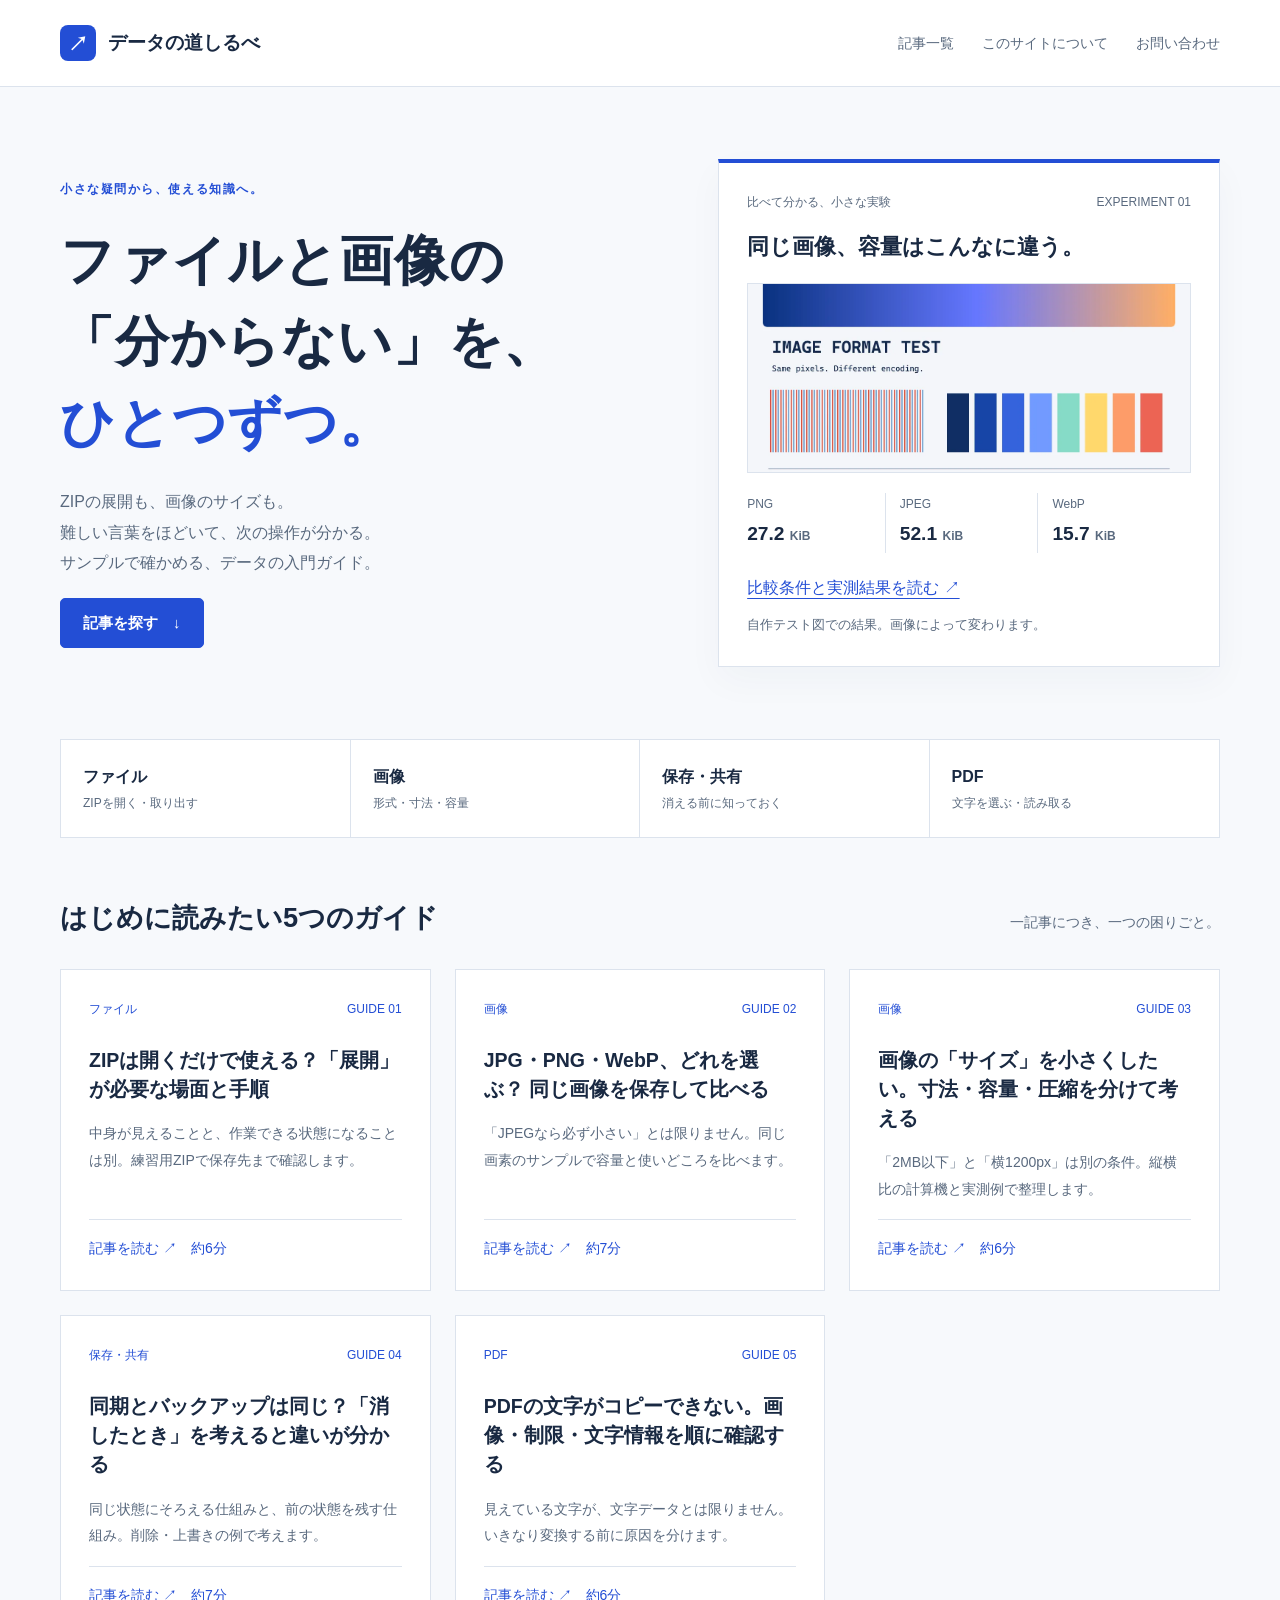
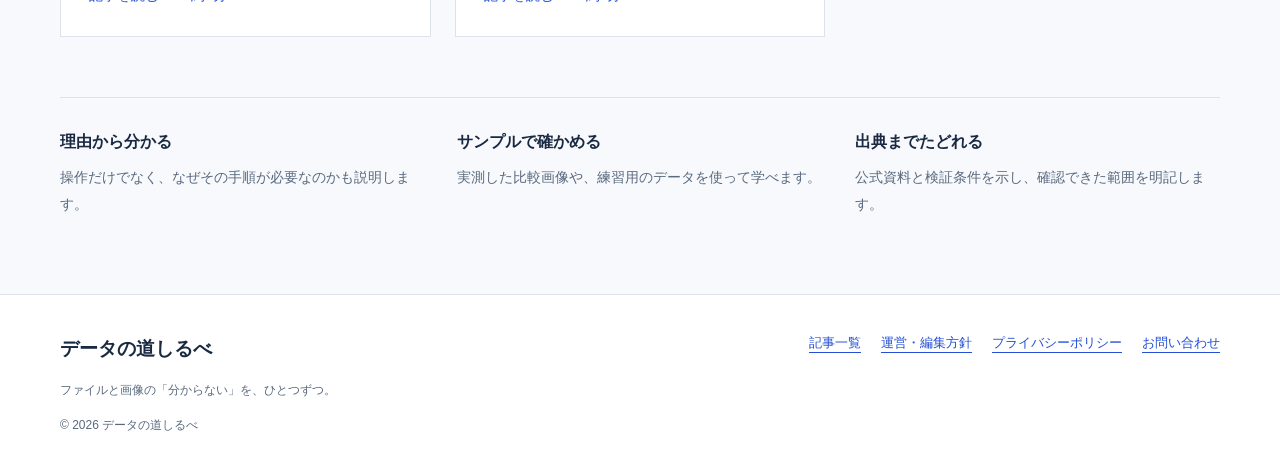
<file: index.html>
<!doctype html>
<html lang="ja">
<head>
  <meta name="google-adsense-account" content="ca-pub-4539047637854074">
  <meta charset="utf-8">
  <meta name="viewport" content="width=device-width, initial-scale=1">
  <title>ファイルと画像の「分からない」を、ひとつずつ。 | データの道しるべ</title>
  <meta name="description" content="ZIP、画像形式、容量、バックアップ、PDFを初心者向けに解説。自作サンプルと比較表を使って、次にすることが分かる入門ガイド。">
  <meta property="og:type" content="website">
  <meta property="og:locale" content="ja_JP">
  <meta property="og:site_name" content="データの道しるべ">
  <meta property="og:title" content="ファイルと画像の「分からない」を、ひとつずつ。">
  <meta property="og:description" content="ZIP、画像形式、容量、バックアップ、PDFを初心者向けに解説。自作サンプルと比較表を使って、次にすることが分かる入門ガイド。">
  <link rel="canonical" href="https://pcotasuke.github.io/DataMichiShirube/">
  <meta property="og:url" content="https://pcotasuke.github.io/DataMichiShirube/">
  <link rel="icon" href="./favicon.svg" type="image/svg+xml">
  <link rel="stylesheet" href="./style.css">
  <script src="./script.js" defer>
</script>
</head>
<body>
<a class="skip" href="#main">本文へスキップ</a>
<header class="site-header">
<div class="wrap header-inner">
<a class="brand" href="./index.html">
<span class="mark" aria-hidden="true">↗</span>データの道しるべ</a>
<nav aria-label="メインナビゲーション">
<a href="./articles.html">記事一覧</a>
<a href="./about.html">このサイトについて</a>
<a href="./contact.html">お問い合わせ</a>
</nav>
</div>
</header>
<main id="main">
<div class="wrap">
<section class="hero">
<div>
<p class="eyebrow">小さな疑問から、使える知識へ。</p>
<h1>ファイルと画像の<br>「分からない」を、<br>
<span>ひとつずつ。</span>
</h1>
<p class="intro">ZIPの展開も、画像のサイズも。<br>難しい言葉をほどいて、次の操作が分かる。<br>サンプルで確かめる、データの入門ガイド。</p>
<a class="button" href="./articles.html">記事を探す　↓</a>
</div>
<aside class="hero-lab" aria-label="画像形式の比較記事">
<div class="label">
<span>比べて分かる、小さな実験</span>
<span>EXPERIMENT 01</span>
</div>
<h2>同じ画像、容量はこんなに違う。</h2>
<img src="./samples/sample.webp" width="1200" height="800" alt="文字・細線・グラデーションを並べた自作テスト画像">
<div class="stat-strip">
<div>
<small>PNG</small>
<strong>27.2 <small style="display:inline">KiB</small>
</strong>
</div>
<div>
<small>JPEG</small>
<strong>52.1 <small style="display:inline">KiB</small>
</strong>
</div>
<div>
<small>WebP</small>
<strong>15.7 <small style="display:inline">KiB</small>
</strong>
</div>
</div>
<a href="./articles/image-formats.html">比較条件と実測結果を読む ↗</a>
<p class="small" style="margin:10px 0 0">自作テスト図での結果。画像によって変わります。</p>
</aside>
</section>
<nav class="topics" aria-label="テーマから探す">
<a href="./articles.html#files">ファイル<span>ZIPを開く・取り出す</span>
</a>
<a href="./articles.html#images">画像<span>形式・寸法・容量</span>
</a>
<a href="./articles.html#storage">保存・共有<span>消える前に知っておく</span>
</a>
<a href="./articles.html#pdf">PDF<span>文字を選ぶ・読み取る</span>
</a>
</nav>
<section class="section">
<div class="section-title">
<h2>はじめに読みたい5つのガイド</h2>
<p>一記事につき、一つの困りごと。</p>
</div>
<div class="articles">
<a class="card" href="./articles/zip-extract.html">
<div class="card-top">
<span>ファイル</span>
<span>GUIDE 01</span>
</div>
<h3>ZIPは開くだけで使える？「展開」が必要な場面と手順</h3>
<p>中身が見えることと、作業できる状態になることは別。練習用ZIPで保存先まで確認します。</p>
<span class="read">記事を読む <span aria-hidden="true">↗</span>　約6分</span>
</a>
<a class="card" href="./articles/image-formats.html">
<div class="card-top">
<span>画像</span>
<span>GUIDE 02</span>
</div>
<h3>JPG・PNG・WebP、どれを選ぶ？ 同じ画像を保存して比べる</h3>
<p>「JPEGなら必ず小さい」とは限りません。同じ画素のサンプルで容量と使いどころを比べます。</p>
<span class="read">記事を読む <span aria-hidden="true">↗</span>　約7分</span>
</a>
<a class="card" href="./articles/image-size.html">
<div class="card-top">
<span>画像</span>
<span>GUIDE 03</span>
</div>
<h3>画像の「サイズ」を小さくしたい。寸法・容量・圧縮を分けて考える</h3>
<p>「2MB以下」と「横1200px」は別の条件。縦横比の計算機と実測例で整理します。</p>
<span class="read">記事を読む <span aria-hidden="true">↗</span>　約6分</span>
</a>
<a class="card" href="./articles/sync-backup.html">
<div class="card-top">
<span>保存・共有</span>
<span>GUIDE 04</span>
</div>
<h3>同期とバックアップは同じ？「消したとき」を考えると違いが分かる</h3>
<p>同じ状態にそろえる仕組みと、前の状態を残す仕組み。削除・上書きの例で考えます。</p>
<span class="read">記事を読む <span aria-hidden="true">↗</span>　約7分</span>
</a>
<a class="card" href="./articles/pdf-text.html">
<div class="card-top">
<span>PDF</span>
<span>GUIDE 05</span>
</div>
<h3>PDFの文字がコピーできない。画像・制限・文字情報を順に確認する</h3>
<p>見えている文字が、文字データとは限りません。いきなり変換する前に原因を分けます。</p>
<span class="read">記事を読む <span aria-hidden="true">↗</span>　約6分</span>
</a>
</div>
<div class="value-strip">
<div>
<h3>理由から分かる</h3>
<p>操作だけでなく、なぜその手順が必要なのかも説明します。</p>
</div>
<div>
<h3>サンプルで確かめる</h3>
<p>実測した比較画像や、練習用のデータを使って学べます。</p>
</div>
<div>
<h3>出典までたどれる</h3>
<p>公式資料と検証条件を示し、確認できた範囲を明記します。</p>
</div>
</div>
</section>
</div>
</main>
<footer class="site-footer">
<div class="wrap footer-inner">
<div>
<a class="brand" href="./index.html">データの道しるべ</a>
<small>ファイルと画像の「分からない」を、ひとつずつ。</small>
<small>© 2026 データの道しるべ</small>
</div>
<nav aria-label="フッターナビゲーション">
<a href="./articles.html">記事一覧</a>
<a href="./about.html">運営・編集方針</a>
<a href="./privacy.html">プライバシーポリシー</a>
<a href="./contact.html">お問い合わせ</a>
</nav>
</div>
</footer>
</body>
</html>
</file>
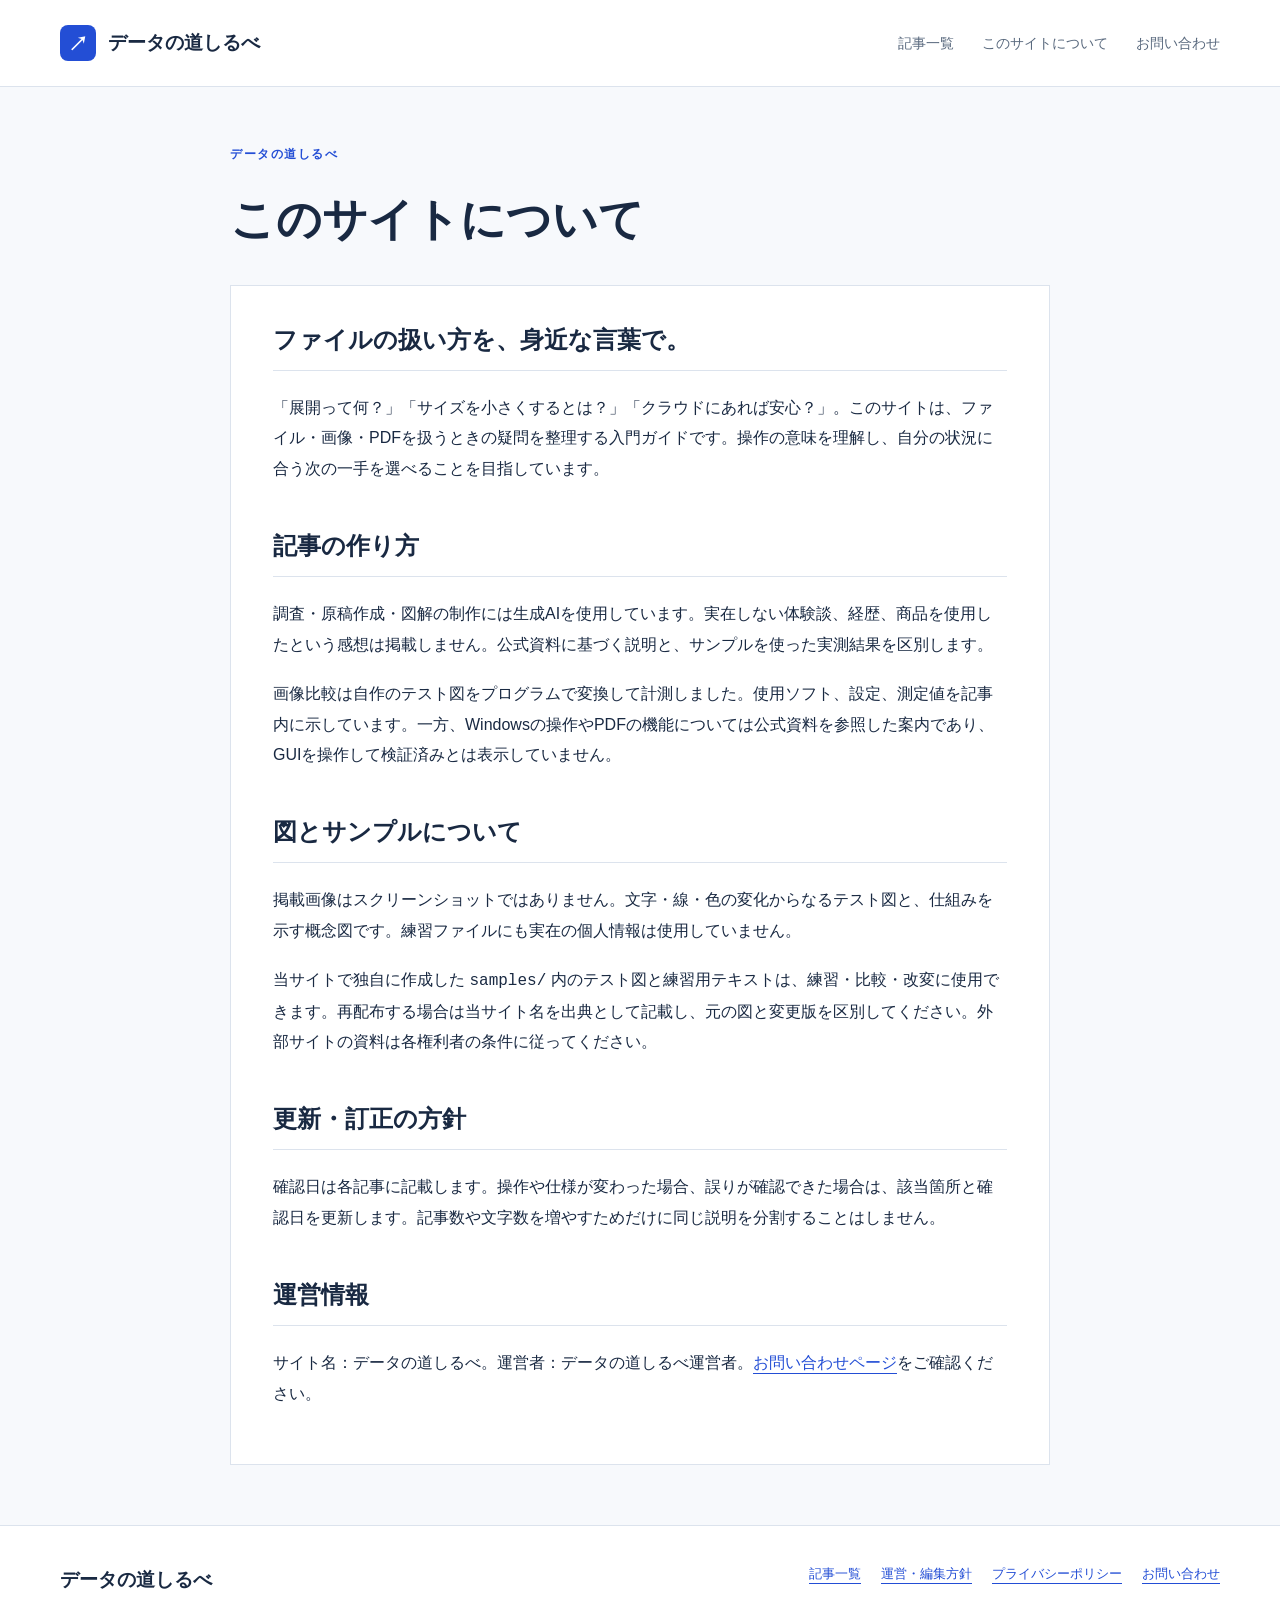
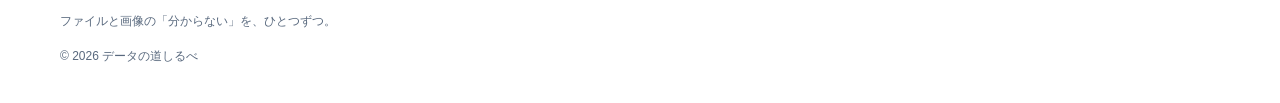
<file: about.html>
<!doctype html>
<html lang="ja">
<head>
  <meta name="google-adsense-account" content="ca-pub-4539047637854074">
  <meta charset="utf-8">
  <meta name="viewport" content="width=device-width, initial-scale=1">
  <title>このサイトについて | データの道しるべ</title>
  <meta name="description" content="データの道しるべの目的、記事の作り方、検証と出典の方針を説明します。">
  <meta property="og:type" content="website">
  <meta property="og:locale" content="ja_JP">
  <meta property="og:site_name" content="データの道しるべ">
  <meta property="og:title" content="このサイトについて">
  <meta property="og:description" content="データの道しるべの目的、記事の作り方、検証と出典の方針を説明します。">
  <link rel="canonical" href="https://pcotasuke.github.io/DataMichiShirube/about.html">
  <meta property="og:url" content="https://pcotasuke.github.io/DataMichiShirube/about.html">
  <link rel="icon" href="./favicon.svg" type="image/svg+xml">
  <link rel="stylesheet" href="./style.css">
  <script src="./script.js" defer>
</script>
</head>
<body>
<a class="skip" href="#main">本文へスキップ</a>
<header class="site-header">
<div class="wrap header-inner">
<a class="brand" href="./index.html">
<span class="mark" aria-hidden="true">↗</span>データの道しるべ</a>
<nav aria-label="メインナビゲーション">
<a href="./articles.html">記事一覧</a>
<a href="./about.html">このサイトについて</a>
<a href="./contact.html">お問い合わせ</a>
</nav>
</div>
</header>
<main id="main" class="wrap">
<div class="plain">
<header class="page-heading">
<p class="eyebrow">データの道しるべ</p>
<h1>このサイトについて</h1>
</header>
<article class="article">
<h2>ファイルの扱い方を、身近な言葉で。</h2>
<p>「展開って何？」「サイズを小さくするとは？」「クラウドにあれば安心？」。このサイトは、ファイル・画像・PDFを扱うときの疑問を整理する入門ガイドです。操作の意味を理解し、自分の状況に合う次の一手を選べることを目指しています。</p>
<h2>記事の作り方</h2>
<p>調査・原稿作成・図解の制作には生成AIを使用しています。実在しない体験談、経歴、商品を使用したという感想は掲載しません。公式資料に基づく説明と、サンプルを使った実測結果を区別します。</p>
<p>画像比較は自作のテスト図をプログラムで変換して計測しました。使用ソフト、設定、測定値を記事内に示しています。一方、Windowsの操作やPDFの機能については公式資料を参照した案内であり、GUIを操作して検証済みとは表示していません。</p>
<h2>図とサンプルについて</h2>
<p>掲載画像はスクリーンショットではありません。文字・線・色の変化からなるテスト図と、仕組みを示す概念図です。練習ファイルにも実在の個人情報は使用していません。</p>
<p>当サイトで独自に作成した <code>samples/</code> 内のテスト図と練習用テキストは、練習・比較・改変に使用できます。再配布する場合は当サイト名を出典として記載し、元の図と変更版を区別してください。外部サイトの資料は各権利者の条件に従ってください。</p>
<h2>更新・訂正の方針</h2>
<p>確認日は各記事に記載します。操作や仕様が変わった場合、誤りが確認できた場合は、該当箇所と確認日を更新します。記事数や文字数を増やすためだけに同じ説明を分割することはしません。</p>
<h2>運営情報</h2>
<p>サイト名：データの道しるべ。運営者：データの道しるべ運営者。<a href="./contact.html">お問い合わせページ</a>をご確認ください。</p>
</article>
</div>
</main>
<footer class="site-footer">
<div class="wrap footer-inner">
<div>
<a class="brand" href="./index.html">データの道しるべ</a>
<small>ファイルと画像の「分からない」を、ひとつずつ。</small>
<small>© 2026 データの道しるべ</small>
</div>
<nav aria-label="フッターナビゲーション">
<a href="./articles.html">記事一覧</a>
<a href="./about.html">運営・編集方針</a>
<a href="./privacy.html">プライバシーポリシー</a>
<a href="./contact.html">お問い合わせ</a>
</nav>
</div>
</footer>
</body>
</html>
</file>
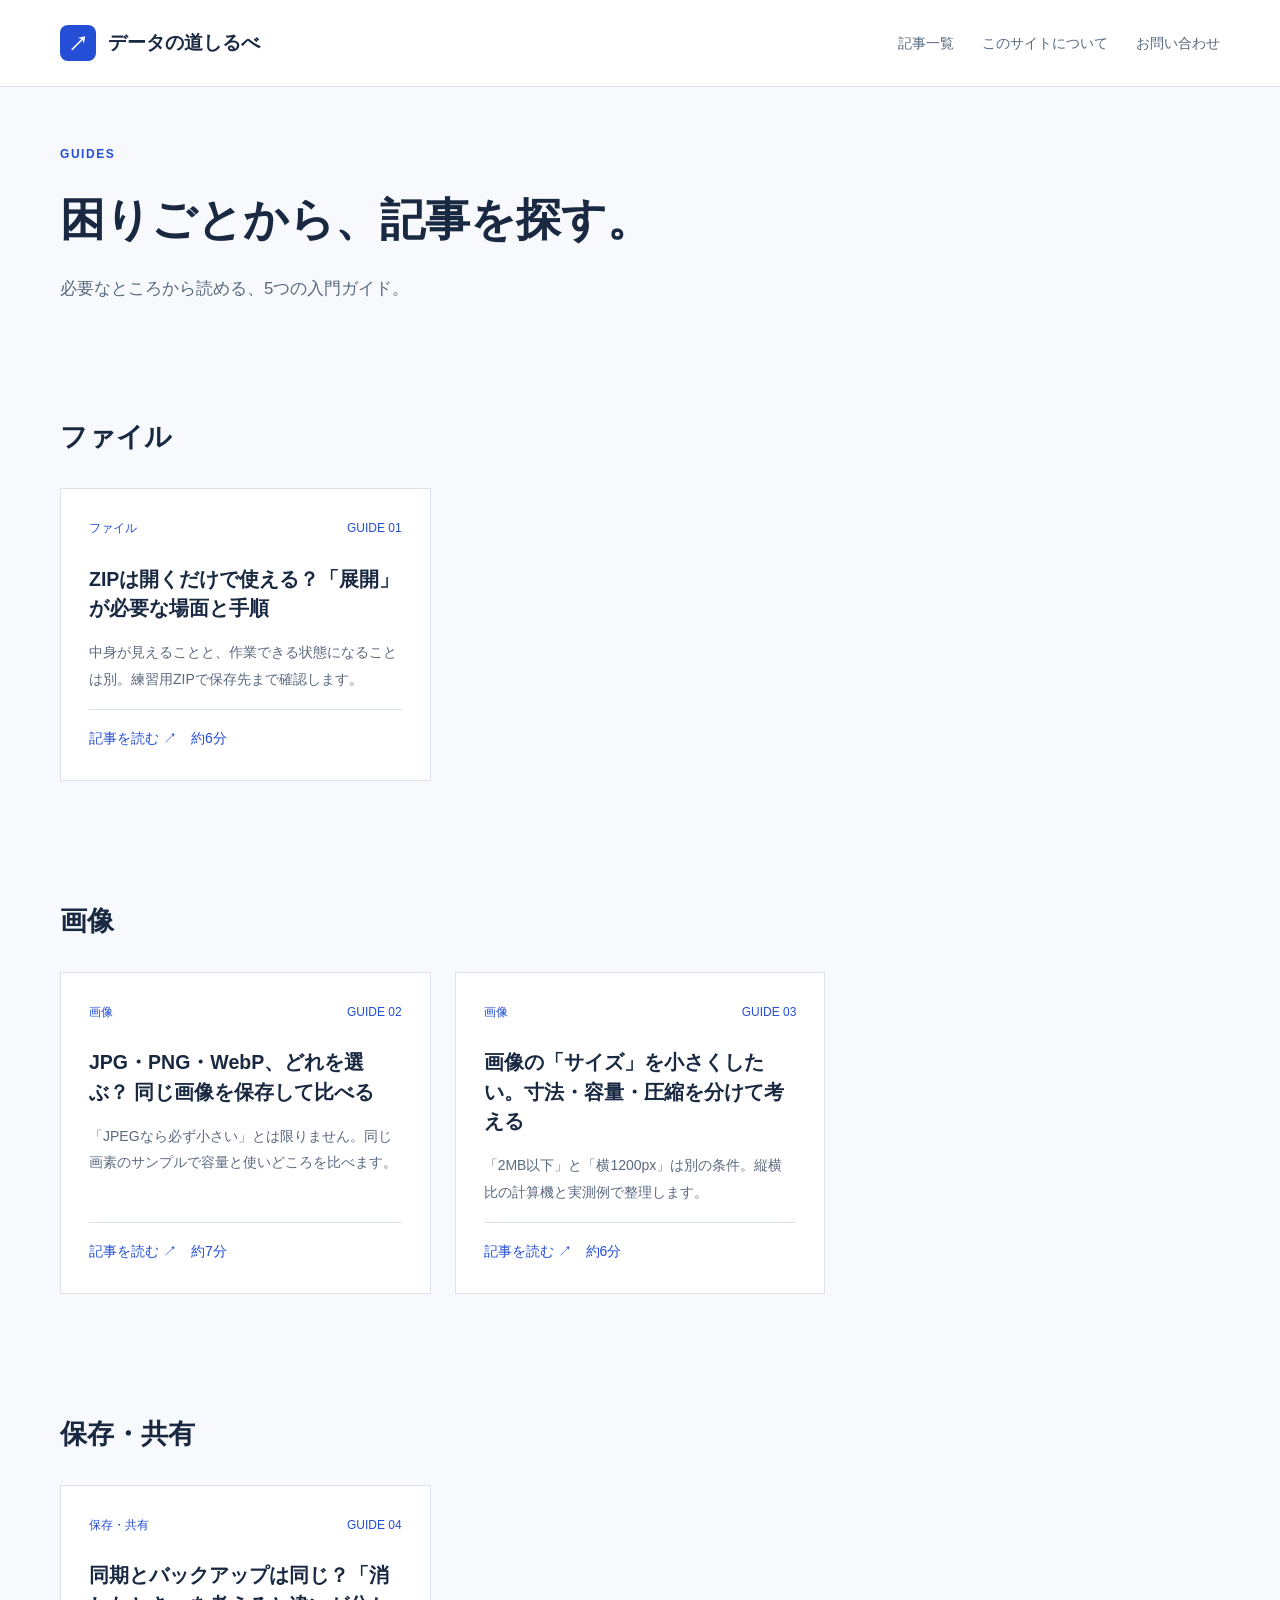
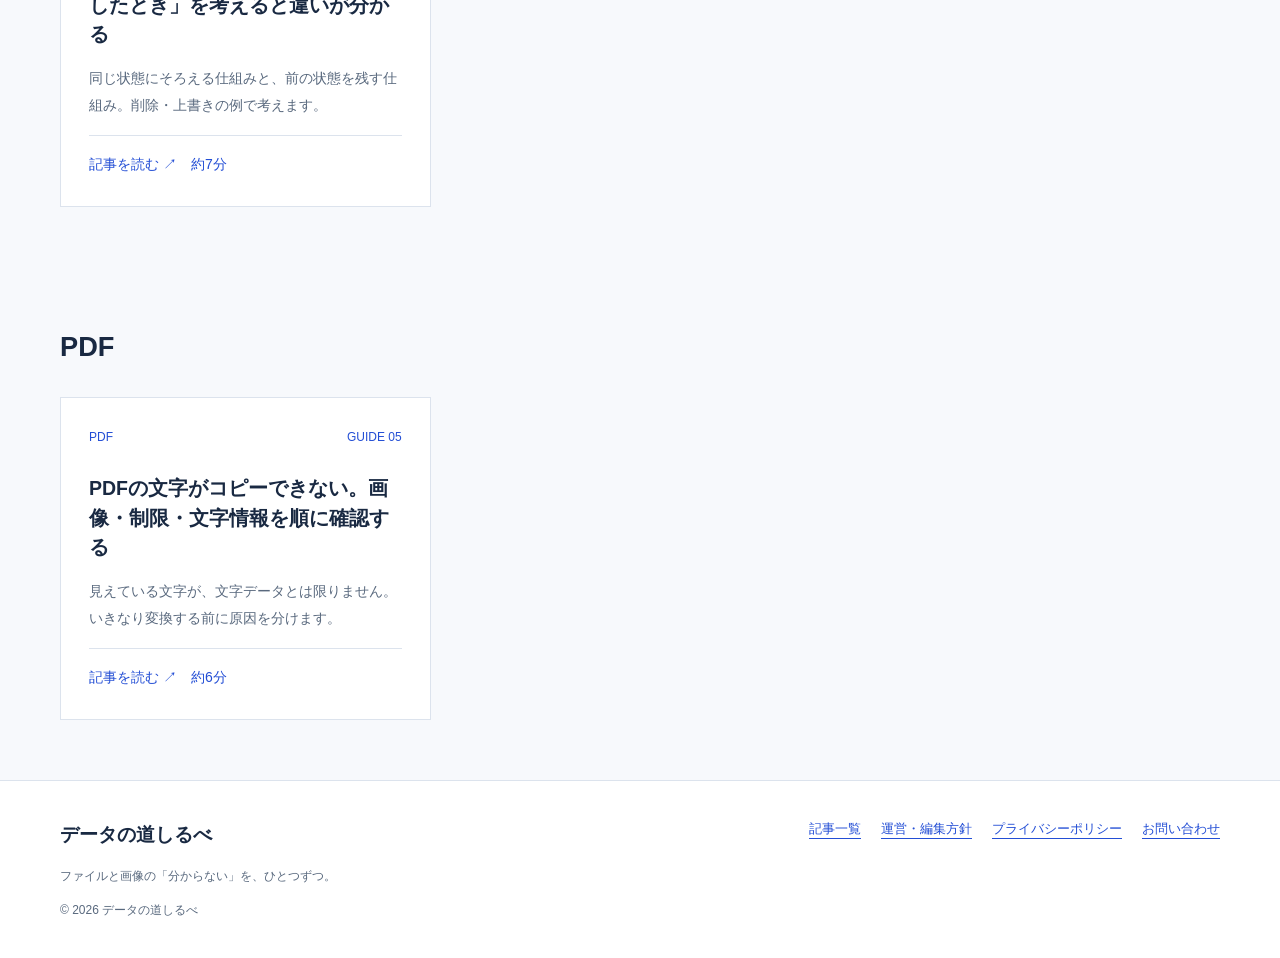
<file: articles.html>
<!doctype html>
<html lang="ja">
<head>
  <meta name="google-adsense-account" content="ca-pub-4539047637854074">
  <meta charset="utf-8">
  <meta name="viewport" content="width=device-width, initial-scale=1">
  <title>記事一覧 | データの道しるべ</title>
  <meta name="description" content="ファイル・画像・保存・PDFの困りごとから記事を探せます。">
  <meta property="og:type" content="website">
  <meta property="og:locale" content="ja_JP">
  <meta property="og:site_name" content="データの道しるべ">
  <meta property="og:title" content="記事一覧">
  <meta property="og:description" content="ファイル・画像・保存・PDFの困りごとから記事を探せます。">
  <link rel="canonical" href="https://pcotasuke.github.io/DataMichiShirube/articles.html">
  <meta property="og:url" content="https://pcotasuke.github.io/DataMichiShirube/articles.html">
  <link rel="icon" href="./favicon.svg" type="image/svg+xml">
  <link rel="stylesheet" href="./style.css">
  <script src="./script.js" defer>
</script>
</head>
<body>
<a class="skip" href="#main">本文へスキップ</a>
<header class="site-header">
<div class="wrap header-inner">
<a class="brand" href="./index.html">
<span class="mark" aria-hidden="true">↗</span>データの道しるべ</a>
<nav aria-label="メインナビゲーション">
<a href="./articles.html">記事一覧</a>
<a href="./about.html">このサイトについて</a>
<a href="./contact.html">お問い合わせ</a>
</nav>
</div>
</header>
<main id="main" class="wrap">
<div class="page-heading">
<p class="eyebrow">GUIDES</p>
<h1>困りごとから、記事を探す。</h1>
<p class="lead">必要なところから読める、5つの入門ガイド。</p>
</div>
<section class="section" id="files">
<div class="section-title">
<h2>ファイル</h2>
</div>
<div class="articles">
<a class="card" href="./articles/zip-extract.html">
<div class="card-top">
<span>ファイル</span>
<span>GUIDE 01</span>
</div>
<h3>ZIPは開くだけで使える？「展開」が必要な場面と手順</h3>
<p>中身が見えることと、作業できる状態になることは別。練習用ZIPで保存先まで確認します。</p>
<span class="read">記事を読む <span aria-hidden="true">↗</span>　約6分</span>
</a>
</div>
</section>
<section class="section" id="images">
<div class="section-title">
<h2>画像</h2>
</div>
<div class="articles">
<a class="card" href="./articles/image-formats.html">
<div class="card-top">
<span>画像</span>
<span>GUIDE 02</span>
</div>
<h3>JPG・PNG・WebP、どれを選ぶ？ 同じ画像を保存して比べる</h3>
<p>「JPEGなら必ず小さい」とは限りません。同じ画素のサンプルで容量と使いどころを比べます。</p>
<span class="read">記事を読む <span aria-hidden="true">↗</span>　約7分</span>
</a>
<a class="card" href="./articles/image-size.html">
<div class="card-top">
<span>画像</span>
<span>GUIDE 03</span>
</div>
<h3>画像の「サイズ」を小さくしたい。寸法・容量・圧縮を分けて考える</h3>
<p>「2MB以下」と「横1200px」は別の条件。縦横比の計算機と実測例で整理します。</p>
<span class="read">記事を読む <span aria-hidden="true">↗</span>　約6分</span>
</a>
</div>
</section>
<section class="section" id="storage">
<div class="section-title">
<h2>保存・共有</h2>
</div>
<div class="articles">
<a class="card" href="./articles/sync-backup.html">
<div class="card-top">
<span>保存・共有</span>
<span>GUIDE 04</span>
</div>
<h3>同期とバックアップは同じ？「消したとき」を考えると違いが分かる</h3>
<p>同じ状態にそろえる仕組みと、前の状態を残す仕組み。削除・上書きの例で考えます。</p>
<span class="read">記事を読む <span aria-hidden="true">↗</span>　約7分</span>
</a>
</div>
</section>
<section class="section" id="pdf">
<div class="section-title">
<h2>PDF</h2>
</div>
<div class="articles">
<a class="card" href="./articles/pdf-text.html">
<div class="card-top">
<span>PDF</span>
<span>GUIDE 05</span>
</div>
<h3>PDFの文字がコピーできない。画像・制限・文字情報を順に確認する</h3>
<p>見えている文字が、文字データとは限りません。いきなり変換する前に原因を分けます。</p>
<span class="read">記事を読む <span aria-hidden="true">↗</span>　約6分</span>
</a>
</div>
</section>
</main>
<footer class="site-footer">
<div class="wrap footer-inner">
<div>
<a class="brand" href="./index.html">データの道しるべ</a>
<small>ファイルと画像の「分からない」を、ひとつずつ。</small>
<small>© 2026 データの道しるべ</small>
</div>
<nav aria-label="フッターナビゲーション">
<a href="./articles.html">記事一覧</a>
<a href="./about.html">運営・編集方針</a>
<a href="./privacy.html">プライバシーポリシー</a>
<a href="./contact.html">お問い合わせ</a>
</nav>
</div>
</footer>
</body>
</html>
</file>
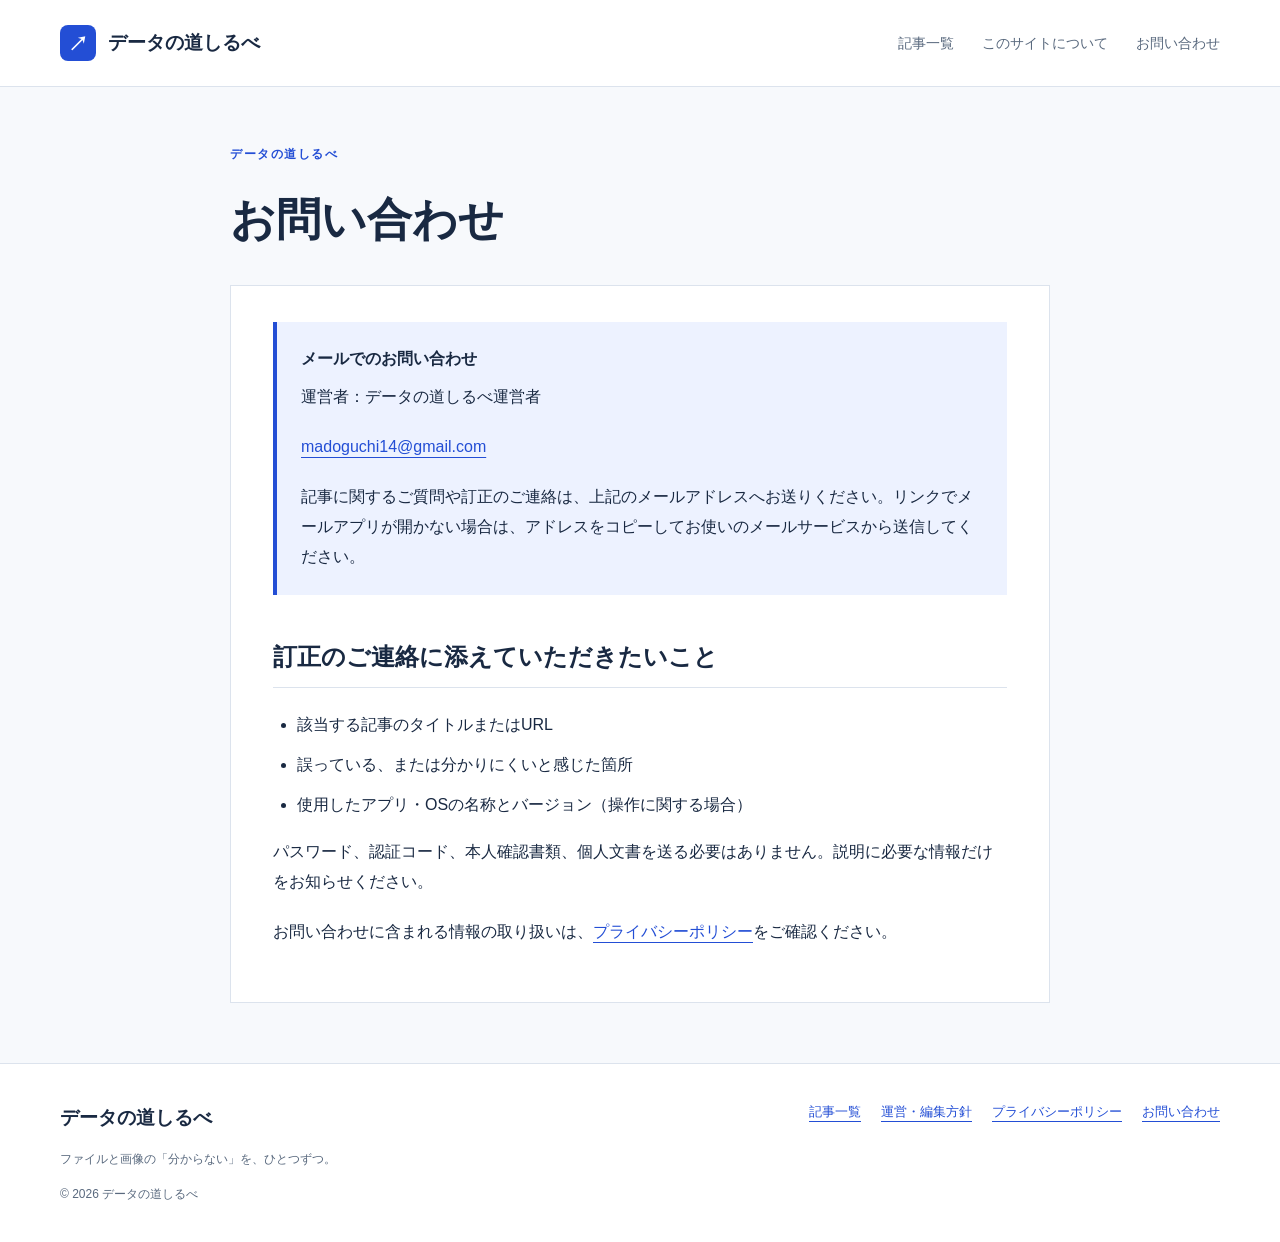
<file: contact.html>
<!doctype html>
<html lang="ja">
<head>
  <meta name="google-adsense-account" content="ca-pub-4539047637854074">
  <meta charset="utf-8">
  <meta name="viewport" content="width=device-width, initial-scale=1">
  <title>お問い合わせ | データの道しるべ</title>
  <meta name="description" content="記事の誤りや分かりにくい点についての連絡窓口です。運営者へのお問い合わせはメールで受け付けています。">
  <meta property="og:type" content="website">
  <meta property="og:locale" content="ja_JP">
  <meta property="og:site_name" content="データの道しるべ">
  <meta property="og:title" content="お問い合わせ">
  <meta property="og:description" content="記事の誤りや分かりにくい点についての連絡窓口です。運営者へのお問い合わせはメールで受け付けています。">
  <link rel="canonical" href="https://pcotasuke.github.io/DataMichiShirube/contact.html">
  <meta property="og:url" content="https://pcotasuke.github.io/DataMichiShirube/contact.html">
  <link rel="icon" href="./favicon.svg" type="image/svg+xml">
  <link rel="stylesheet" href="./style.css">
  <script src="./script.js" defer>
</script>
</head>
<body>
<a class="skip" href="#main">本文へスキップ</a>
<header class="site-header">
<div class="wrap header-inner">
<a class="brand" href="./index.html">
<span class="mark" aria-hidden="true">↗</span>データの道しるべ</a>
<nav aria-label="メインナビゲーション">
<a href="./articles.html">記事一覧</a>
<a href="./about.html">このサイトについて</a>
<a href="./contact.html">お問い合わせ</a>
</nav>
</div>
</header>
<main id="main" class="wrap">
<div class="plain">
<header class="page-heading">
<p class="eyebrow">データの道しるべ</p>
<h1>お問い合わせ</h1>
</header>
<article class="article">
<div class="answer">
<strong>メールでのお問い合わせ</strong>
<p>運営者：データの道しるべ運営者</p><p><a href="mailto:madoguchi14@gmail.com">madoguchi14@gmail.com</a></p><p>記事に関するご質問や訂正のご連絡は、上記のメールアドレスへお送りください。リンクでメールアプリが開かない場合は、アドレスをコピーしてお使いのメールサービスから送信してください。</p>
</div>
<h2>訂正のご連絡に添えていただきたいこと</h2>
<ul>
<li>該当する記事のタイトルまたはURL</li>
<li>誤っている、または分かりにくいと感じた箇所</li>
<li>使用したアプリ・OSの名称とバージョン（操作に関する場合）</li>
</ul>
<p>パスワード、認証コード、本人確認書類、個人文書を送る必要はありません。説明に必要な情報だけをお知らせください。</p>
<p>お問い合わせに含まれる情報の取り扱いは、<a href="./privacy.html">プライバシーポリシー</a>をご確認ください。</p>
</article>
</div>
</main>
<footer class="site-footer">
<div class="wrap footer-inner">
<div>
<a class="brand" href="./index.html">データの道しるべ</a>
<small>ファイルと画像の「分からない」を、ひとつずつ。</small>
<small>© 2026 データの道しるべ</small>
</div>
<nav aria-label="フッターナビゲーション">
<a href="./articles.html">記事一覧</a>
<a href="./about.html">運営・編集方針</a>
<a href="./privacy.html">プライバシーポリシー</a>
<a href="./contact.html">お問い合わせ</a>
</nav>
</div>
</footer>
</body>
</html>
</file>
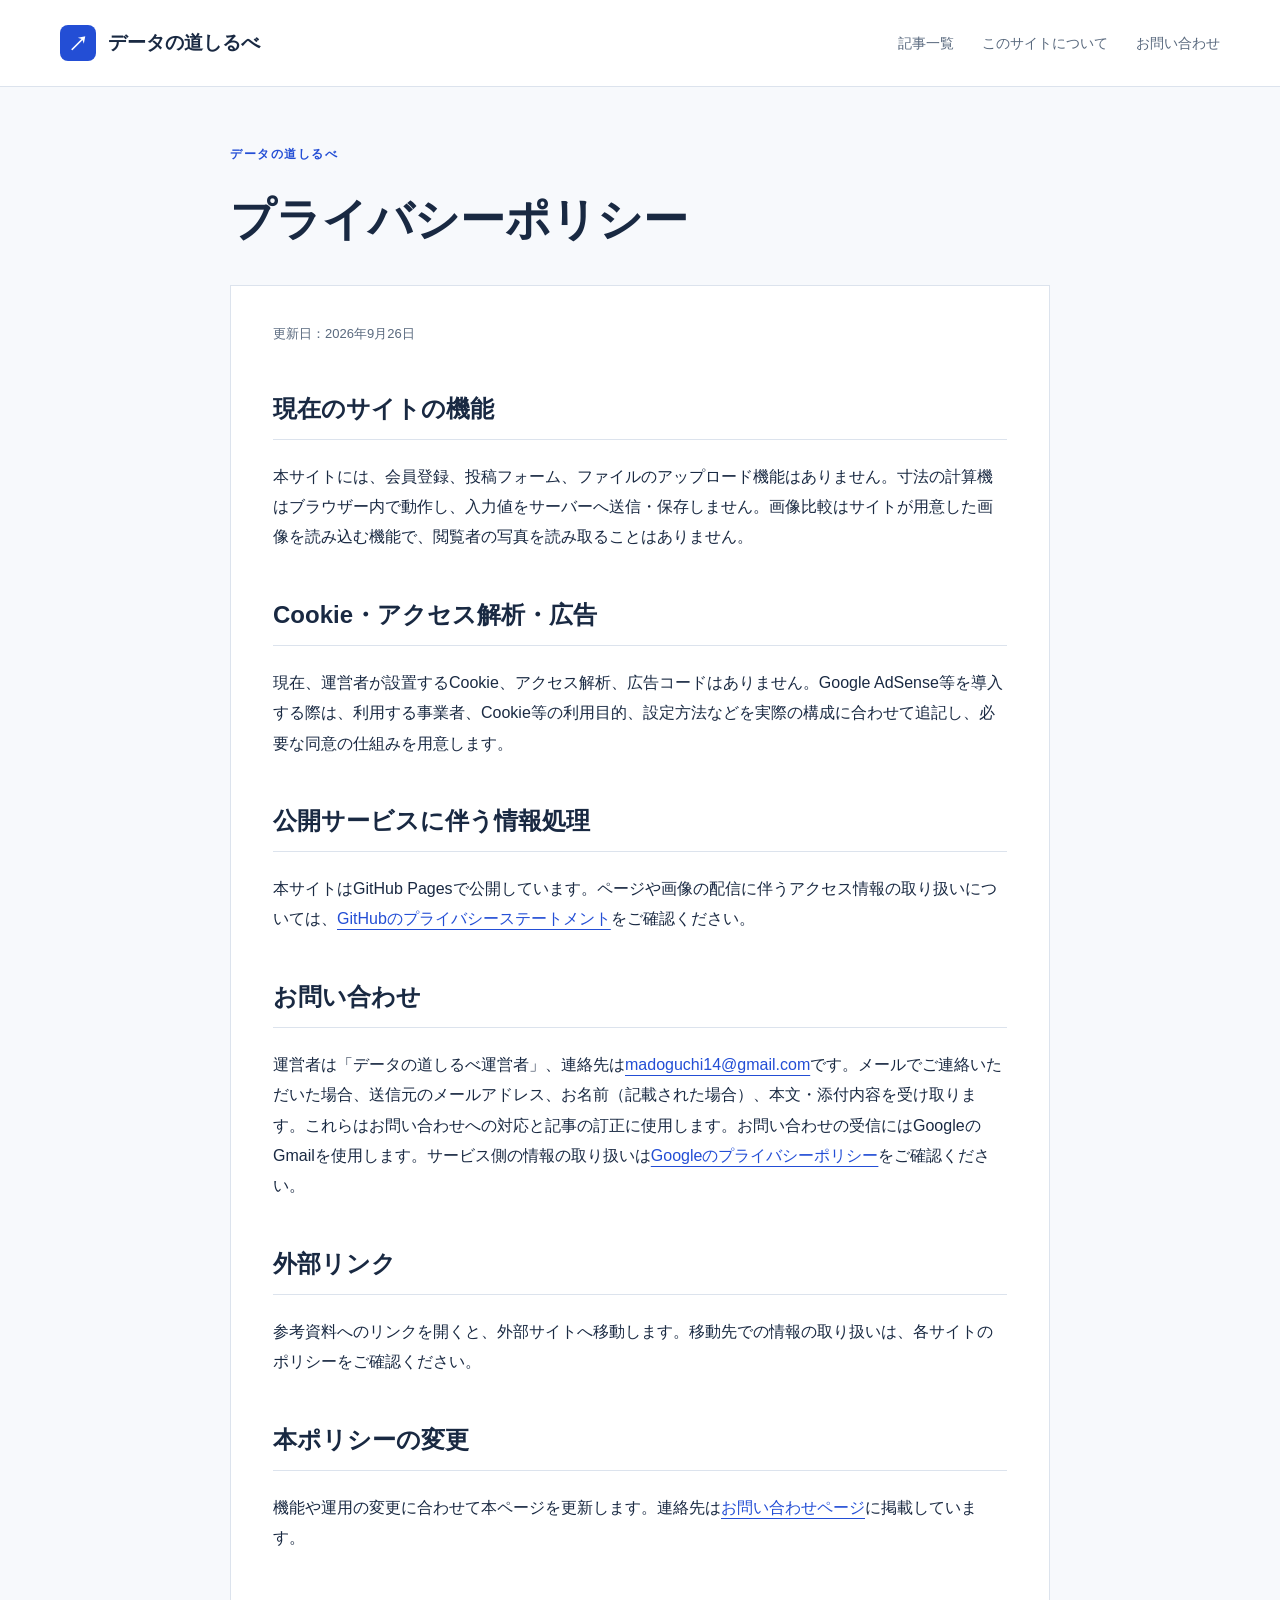
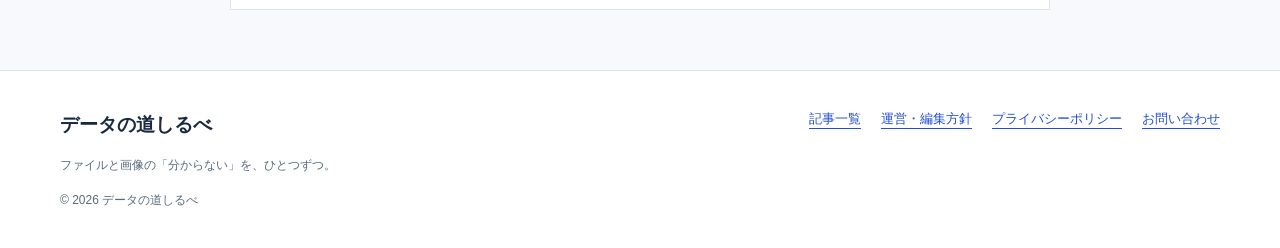
<file: privacy.html>
<!doctype html>
<html lang="ja">
<head>
  <meta name="google-adsense-account" content="ca-pub-4539047637854074">
  <meta charset="utf-8">
  <meta name="viewport" content="width=device-width, initial-scale=1">
  <title>プライバシーポリシー | データの道しるべ</title>
  <meta name="description" content="データの道しるべにおける通信、入力、広告、サンプルの取り扱いについて。">
  <meta property="og:type" content="website">
  <meta property="og:locale" content="ja_JP">
  <meta property="og:site_name" content="データの道しるべ">
  <meta property="og:title" content="プライバシーポリシー">
  <meta property="og:description" content="データの道しるべにおける通信、入力、広告、サンプルの取り扱いについて。">
  <link rel="canonical" href="https://pcotasuke.github.io/DataMichiShirube/privacy.html">
  <meta property="og:url" content="https://pcotasuke.github.io/DataMichiShirube/privacy.html">
  <link rel="icon" href="./favicon.svg" type="image/svg+xml">
  <link rel="stylesheet" href="./style.css">
  <script src="./script.js" defer>
</script>
</head>
<body>
<a class="skip" href="#main">本文へスキップ</a>
<header class="site-header">
<div class="wrap header-inner">
<a class="brand" href="./index.html">
<span class="mark" aria-hidden="true">↗</span>データの道しるべ</a>
<nav aria-label="メインナビゲーション">
<a href="./articles.html">記事一覧</a>
<a href="./about.html">このサイトについて</a>
<a href="./contact.html">お問い合わせ</a>
</nav>
</div>
</header>
<main id="main" class="wrap">
<div class="plain">
<header class="page-heading">
<p class="eyebrow">データの道しるべ</p>
<h1>プライバシーポリシー</h1>
</header>
<article class="article">
<p class="small">更新日：2026年9月26日</p>
<h2>現在のサイトの機能</h2>
<p>本サイトには、会員登録、投稿フォーム、ファイルのアップロード機能はありません。寸法の計算機はブラウザー内で動作し、入力値をサーバーへ送信・保存しません。画像比較はサイトが用意した画像を読み込む機能で、閲覧者の写真を読み取ることはありません。</p>
<h2>Cookie・アクセス解析・広告</h2>
<p>現在、運営者が設置するCookie、アクセス解析、広告コードはありません。Google AdSense等を導入する際は、利用する事業者、Cookie等の利用目的、設定方法などを実際の構成に合わせて追記し、必要な同意の仕組みを用意します。</p>
<h2>公開サービスに伴う情報処理</h2>
<p>本サイトはGitHub Pagesで公開しています。ページや画像の配信に伴うアクセス情報の取り扱いについては、<a href="https://docs.github.com/en/site-policy/privacy-policies/github-general-privacy-statement">GitHubのプライバシーステートメント</a>をご確認ください。</p>
<h2>お問い合わせ</h2>
<p>運営者は「データの道しるべ運営者」、連絡先は<a href="mailto:madoguchi14@gmail.com">madoguchi14@gmail.com</a>です。メールでご連絡いただいた場合、送信元のメールアドレス、お名前（記載された場合）、本文・添付内容を受け取ります。これらはお問い合わせへの対応と記事の訂正に使用します。お問い合わせの受信にはGoogleのGmailを使用します。サービス側の情報の取り扱いは<a href="https://policies.google.com/privacy?hl=ja">Googleのプライバシーポリシー</a>をご確認ください。</p>
<h2>外部リンク</h2>
<p>参考資料へのリンクを開くと、外部サイトへ移動します。移動先での情報の取り扱いは、各サイトのポリシーをご確認ください。</p>
<h2>本ポリシーの変更</h2>
<p>機能や運用の変更に合わせて本ページを更新します。連絡先は<a href="./contact.html">お問い合わせページ</a>に掲載しています。</p>
</article>
</div>
</main>
<footer class="site-footer">
<div class="wrap footer-inner">
<div>
<a class="brand" href="./index.html">データの道しるべ</a>
<small>ファイルと画像の「分からない」を、ひとつずつ。</small>
<small>© 2026 データの道しるべ</small>
</div>
<nav aria-label="フッターナビゲーション">
<a href="./articles.html">記事一覧</a>
<a href="./about.html">運営・編集方針</a>
<a href="./privacy.html">プライバシーポリシー</a>
<a href="./contact.html">お問い合わせ</a>
</nav>
</div>
</footer>
</body>
</html>
</file>
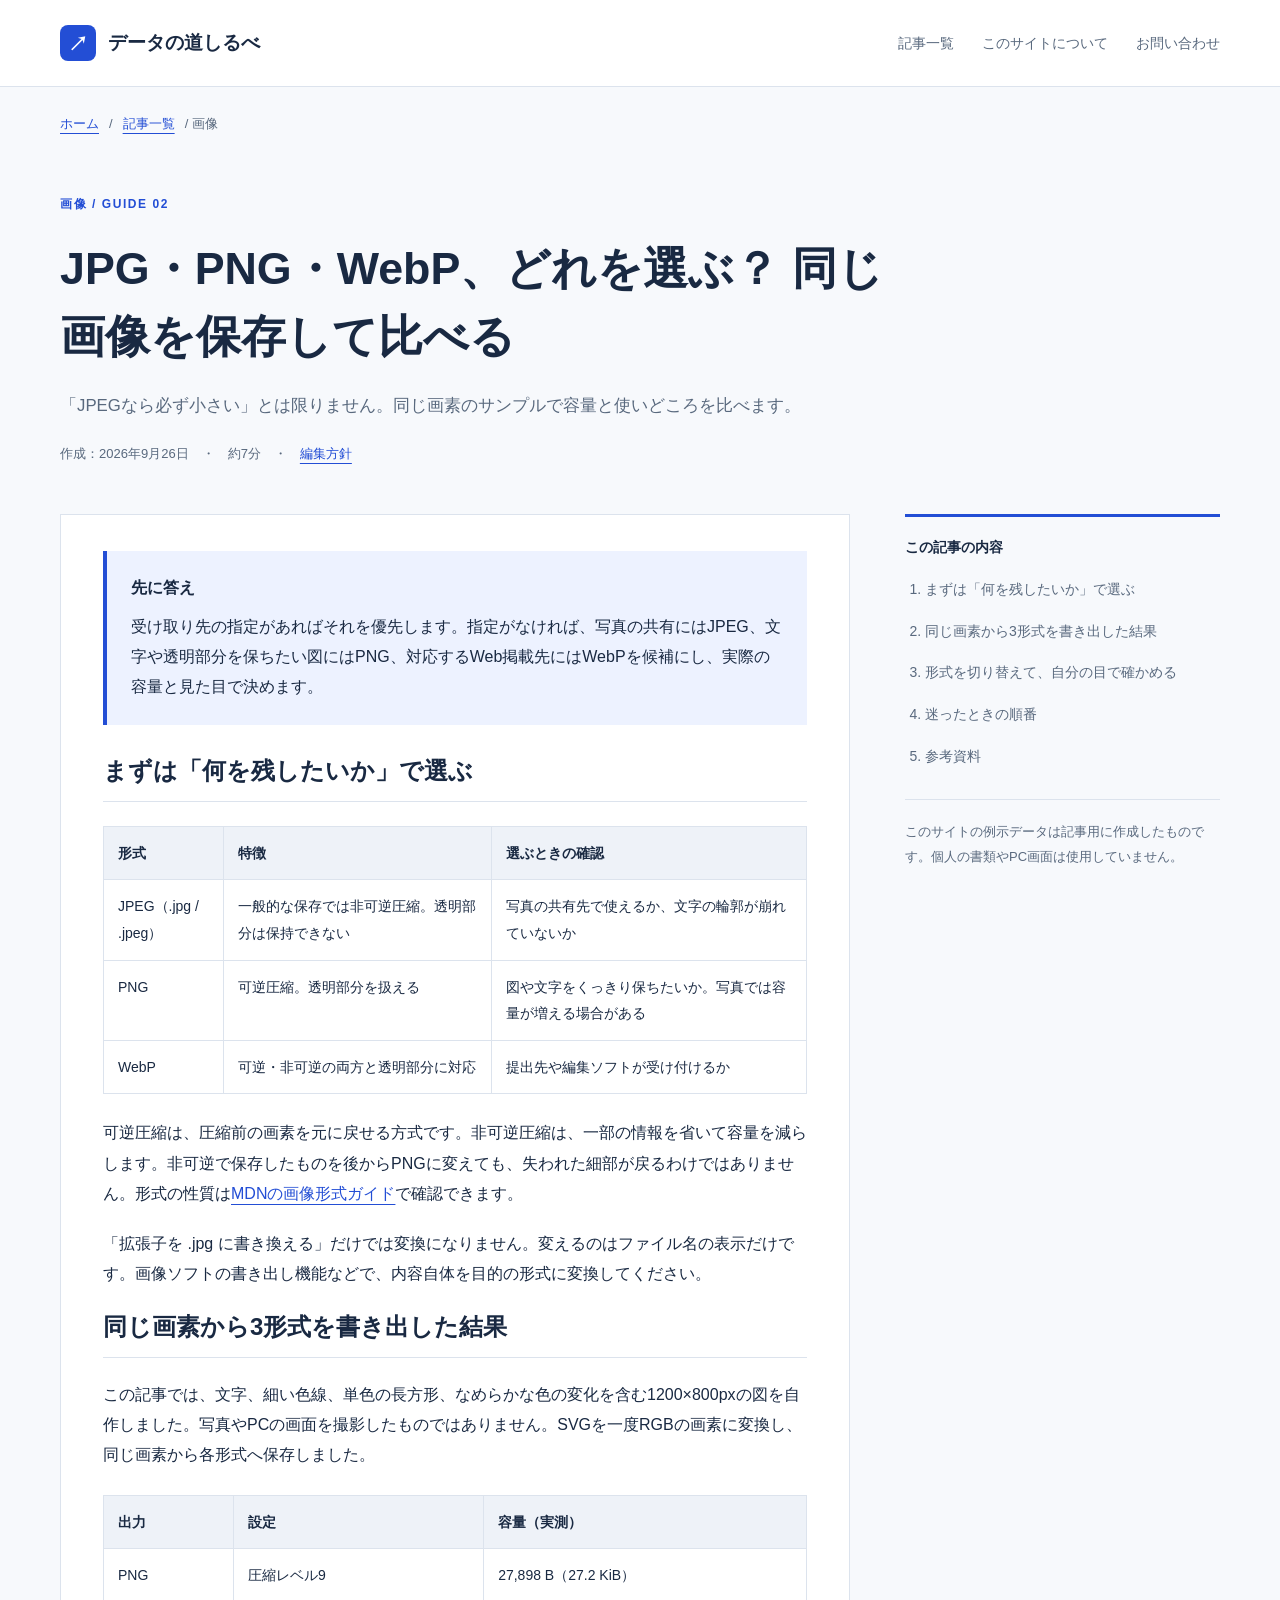
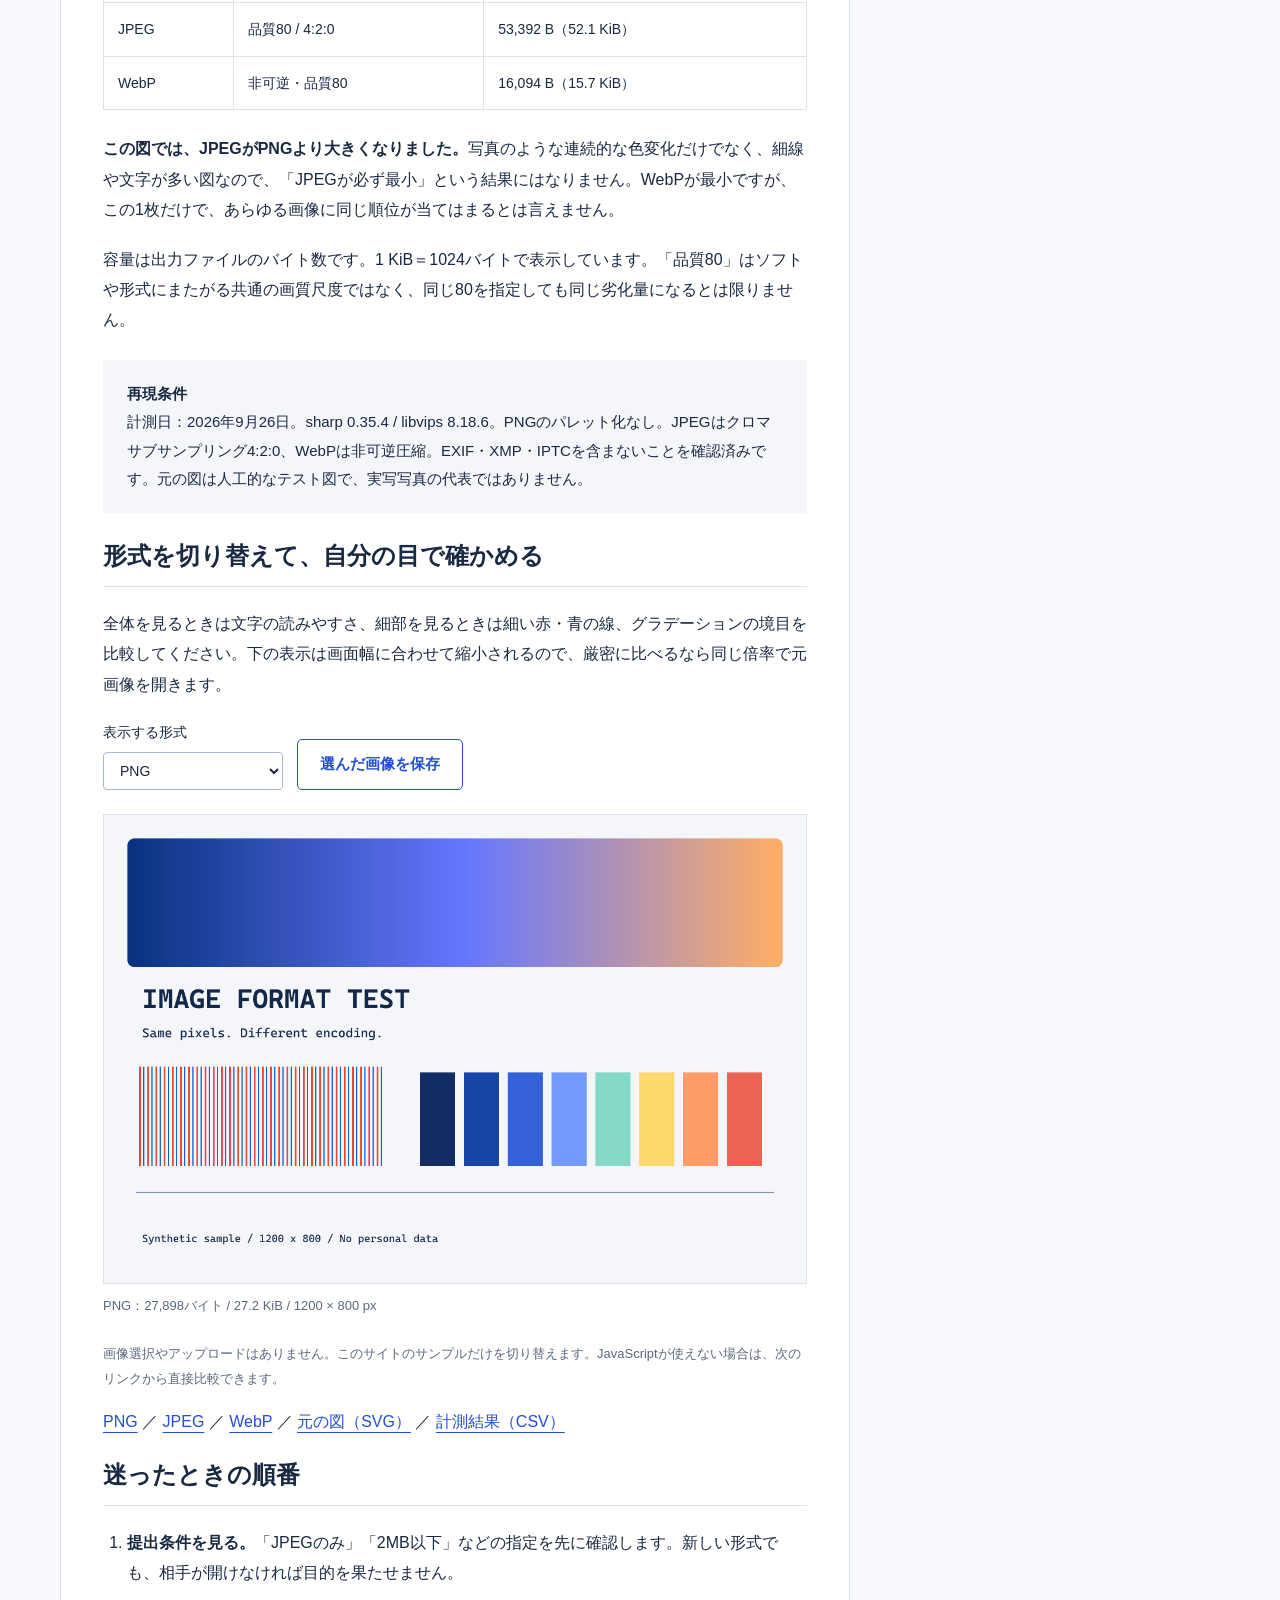
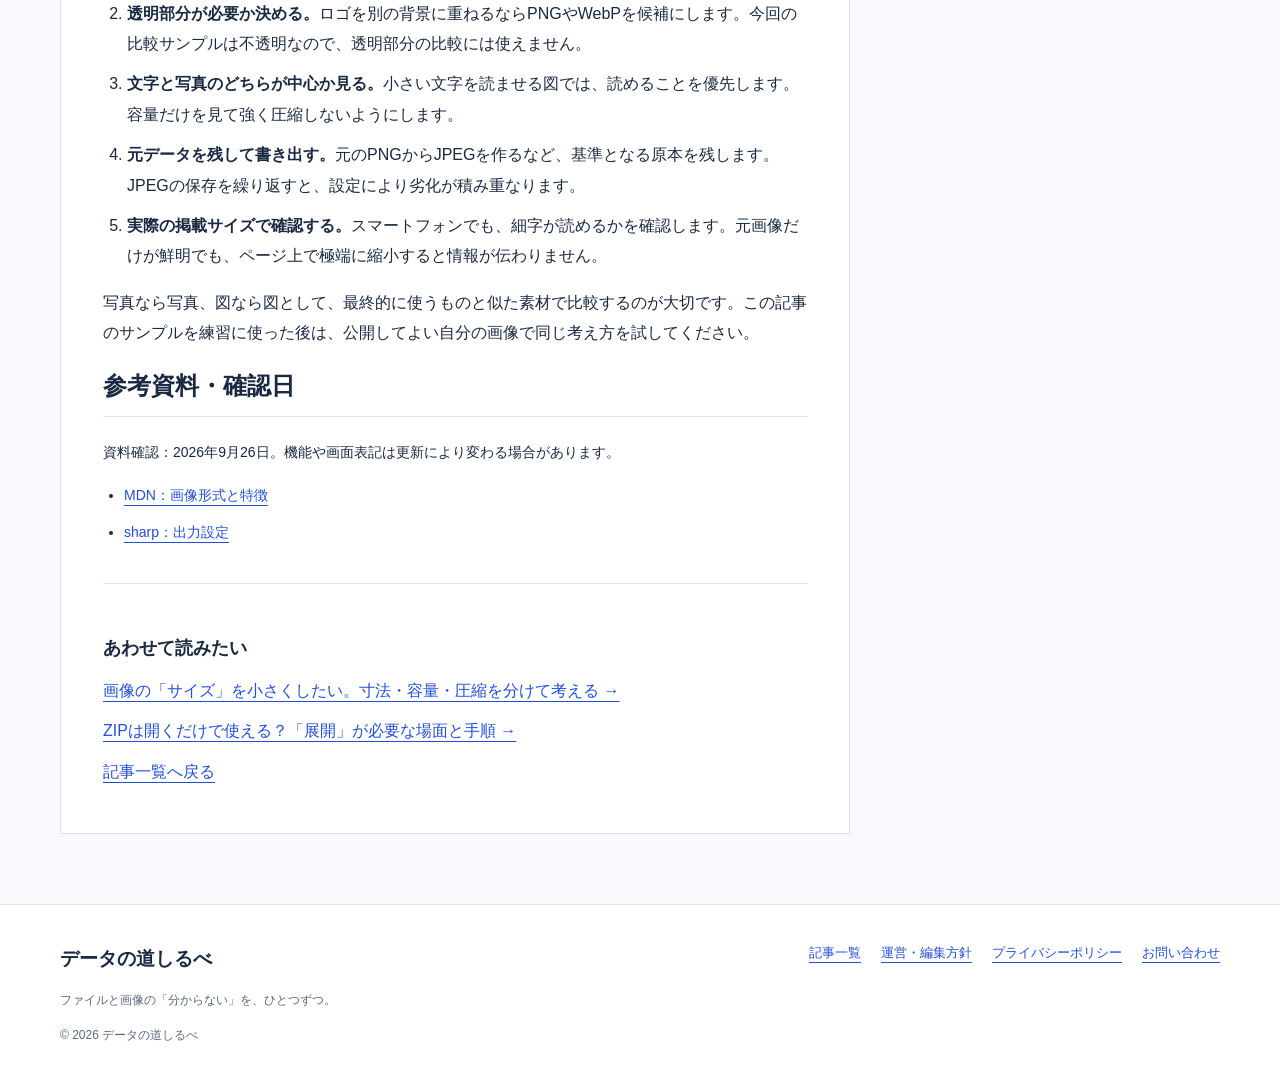
<file: articles/image-formats.html>
<!doctype html>
<html lang="ja">
<head>
  <meta name="google-adsense-account" content="ca-pub-4539047637854074">
  <meta charset="utf-8">
  <meta name="viewport" content="width=device-width, initial-scale=1">
  <title>JPG・PNG・WebP、どれを選ぶ？ 同じ画像を保存して比べる | データの道しるべ</title>
  <meta name="description" content="文字・細線・グラデーションを含む自作サンプルを3形式で保存。バイト数と設定を公開し、画像の用途に合わせた選び方を説明します。">
  <meta property="og:type" content="article">
  <meta property="og:locale" content="ja_JP">
  <meta property="og:site_name" content="データの道しるべ">
  <meta property="og:title" content="JPG・PNG・WebP、どれを選ぶ？ 同じ画像を保存して比べる">
  <meta property="og:description" content="文字・細線・グラデーションを含む自作サンプルを3形式で保存。バイト数と設定を公開し、画像の用途に合わせた選び方を説明します。">
  <link rel="canonical" href="https://pcotasuke.github.io/DataMichiShirube/articles/image-formats.html">
  <meta property="og:url" content="https://pcotasuke.github.io/DataMichiShirube/articles/image-formats.html">
  <link rel="icon" href="../favicon.svg" type="image/svg+xml">
  <link rel="stylesheet" href="../style.css">
  <script src="../script.js" defer>
</script>
</head>
<body>
<a class="skip" href="#main">本文へスキップ</a>
<header class="site-header">
<div class="wrap header-inner">
<a class="brand" href="../index.html">
<span class="mark" aria-hidden="true">↗</span>データの道しるべ</a>
<nav aria-label="メインナビゲーション">
<a href="../articles.html">記事一覧</a>
<a href="../about.html">このサイトについて</a>
<a href="../contact.html">お問い合わせ</a>
</nav>
</div>
</header>
<main id="main" class="wrap">
<nav class="breadcrumb" aria-label="パンくず">
<a href="../index.html">ホーム</a>
<span>/</span>
<a href="../articles.html">記事一覧</a>
<span>/ 画像</span>
</nav>
<header class="page-heading">
<p class="eyebrow">画像 / GUIDE 02</p>
<h1>JPG・PNG・WebP、どれを選ぶ？ 同じ画像を保存して比べる</h1>
<p class="lead">「JPEGなら必ず小さい」とは限りません。同じ画素のサンプルで容量と使いどころを比べます。</p>
<p class="meta">作成：<time datetime="2026-09-26">2026年9月26日</time>　・　約7分　・　<a href="../about.html">編集方針</a>
</p>
</header>
<div class="article-layout">
<article class="article">
<div class="answer">
<strong>先に答え</strong>
<p>受け取り先の指定があればそれを優先します。指定がなければ、写真の共有にはJPEG、文字や透明部分を保ちたい図にはPNG、対応するWeb掲載先にはWebPを候補にし、実際の容量と見た目で決めます。</p>
</div>
<section aria-labelledby="basics">
<h2 id="basics">まずは「何を残したいか」で選ぶ</h2>
<div class="table-scroll" tabindex="0" role="region" aria-label="横にスクロールできる比較表">
<table>
<thead>
<tr>
<th scope="col">形式</th>
<th scope="col">特徴</th>
<th scope="col">選ぶときの確認</th>
</tr>
</thead>
<tbody>
<tr>
<td>JPEG（.jpg / .jpeg）</td>
<td>一般的な保存では非可逆圧縮。透明部分は保持できない</td>
<td>写真の共有先で使えるか、文字の輪郭が崩れていないか</td>
</tr>
<tr>
<td>PNG</td>
<td>可逆圧縮。透明部分を扱える</td>
<td>図や文字をくっきり保ちたいか。写真では容量が増える場合がある</td>
</tr>
<tr>
<td>WebP</td>
<td>可逆・非可逆の両方と透明部分に対応</td>
<td>提出先や編集ソフトが受け付けるか</td>
</tr>
</tbody>
</table>
</div>
<p>可逆圧縮は、圧縮前の画素を元に戻せる方式です。非可逆圧縮は、一部の情報を省いて容量を減らします。非可逆で保存したものを後からPNGに変えても、失われた細部が戻るわけではありません。形式の性質は<a href="https://developer.mozilla.org/en-US/docs/Web/Media/Guides/Formats/Image_types" target="_blank" rel="noopener noreferrer">MDNの画像形式ガイド</a>で確認できます。</p>
<p>「拡張子を .jpg に書き換える」だけでは変換になりません。変えるのはファイル名の表示だけです。画像ソフトの書き出し機能などで、内容自体を目的の形式に変換してください。</p>
</section>
<section aria-labelledby="experiment">
<h2 id="experiment">同じ画素から3形式を書き出した結果</h2>
<p>この記事では、文字、細い色線、単色の長方形、なめらかな色の変化を含む1200×800pxの図を自作しました。写真やPCの画面を撮影したものではありません。SVGを一度RGBの画素に変換し、同じ画素から各形式へ保存しました。</p>
<div class="table-scroll" tabindex="0" role="region" aria-label="横にスクロールできる比較表">
<table>
<thead>
<tr>
<th scope="col">出力</th>
<th scope="col">設定</th>
<th scope="col">容量（実測）</th>
</tr>
</thead>
<tbody>
<tr>
<td>PNG</td>
<td>圧縮レベル9</td>
<td>27,898 B（27.2 KiB）</td>
</tr>
<tr>
<td>JPEG</td>
<td>品質80 / 4:2:0</td>
<td>53,392 B（52.1 KiB）</td>
</tr>
<tr>
<td>WebP</td>
<td>非可逆・品質80</td>
<td>16,094 B（15.7 KiB）</td>
</tr>
</tbody>
</table>
</div>
<p>
<strong>この図では、JPEGがPNGより大きくなりました。</strong>写真のような連続的な色変化だけでなく、細線や文字が多い図なので、「JPEGが必ず最小」という結果にはなりません。WebPが最小ですが、この1枚だけで、あらゆる画像に同じ順位が当てはまるとは言えません。</p>
<p>容量は出力ファイルのバイト数です。1 KiB＝1024バイトで表示しています。「品質80」はソフトや形式にまたがる共通の画質尺度ではなく、同じ80を指定しても同じ劣化量になるとは限りません。</p>
<div class="note">
<strong>再現条件</strong>
<p>計測日：2026年9月26日。sharp 0.35.4 / libvips 8.18.6。PNGのパレット化なし。JPEGはクロマサブサンプリング4:2:0、WebPは非可逆圧縮。EXIF・XMP・IPTCを含まないことを確認済みです。元の図は人工的なテスト図で、実写写真の代表ではありません。</p>
</div>
</section>
<section aria-labelledby="compare">
<h2 id="compare">形式を切り替えて、自分の目で確かめる</h2>
<p>全体を見るときは文字の読みやすさ、細部を見るときは細い赤・青の線、グラデーションの境目を比較してください。下の表示は画面幅に合わせて縮小されるので、厳密に比べるなら同じ倍率で元画像を開きます。</p>
<div class="controls-row">
<label for="sample-format">表示する形式<select id="sample-format">
<option value="png">PNG</option>
<option value="jpg">JPEG</option>
<option value="webp">WebP</option>
</select>
</label>
<a id="format-download" class="button secondary" href="../samples/sample.png" download>選んだ画像を保存</a>
</div>
<figure>
<img class="sample-image" id="format-image" src="../samples/sample.png" width="1200" height="800" alt="自作の形式比較サンプル（PNG）。文字、色線、グラデーションを配置">
<figcaption id="format-result" aria-live="polite">PNG：27,898バイト / 27.2 KiB / 1200 × 800 px</figcaption>
</figure>
<p class="small">画像選択やアップロードはありません。このサイトのサンプルだけを切り替えます。JavaScriptが使えない場合は、次のリンクから直接比較できます。</p>
<p>
<a href="../samples/sample.png">PNG</a> ／ <a href="../samples/sample.jpg">JPEG</a> ／ <a href="../samples/sample.webp">WebP</a> ／ <a href="../samples/source.svg" download>元の図（SVG）</a> ／ <a href="../samples/measurements.csv" download>計測結果（CSV）</a>
</p>
</section>
<section aria-labelledby="decision">
<h2 id="decision">迷ったときの順番</h2>
<ol>
<li>
<strong>提出条件を見る。</strong>「JPEGのみ」「2MB以下」などの指定を先に確認します。新しい形式でも、相手が開けなければ目的を果たせません。</li>
<li>
<strong>透明部分が必要か決める。</strong>ロゴを別の背景に重ねるならPNGやWebPを候補にします。今回の比較サンプルは不透明なので、透明部分の比較には使えません。</li>
<li>
<strong>文字と写真のどちらが中心か見る。</strong>小さい文字を読ませる図では、読めることを優先します。容量だけを見て強く圧縮しないようにします。</li>
<li>
<strong>元データを残して書き出す。</strong>元のPNGからJPEGを作るなど、基準となる原本を残します。JPEGの保存を繰り返すと、設定により劣化が積み重なります。</li>
<li>
<strong>実際の掲載サイズで確認する。</strong>スマートフォンでも、細字が読めるかを確認します。元画像だけが鮮明でも、ページ上で極端に縮小すると情報が伝わりません。</li>
</ol>
<p>写真なら写真、図なら図として、最終的に使うものと似た素材で比較するのが大切です。この記事のサンプルを練習に使った後は、公開してよい自分の画像で同じ考え方を試してください。</p>
</section>
<section class="sources">
<h2 id="sources">参考資料・確認日</h2>
<p>資料確認：2026年9月26日。機能や画面表記は更新により変わる場合があります。</p>
<ul>
<li>
<a href="https://developer.mozilla.org/en-US/docs/Web/Media/Guides/Formats/Image_types" target="_blank" rel="noopener noreferrer">MDN：画像形式と特徴</a>
</li>
<li>
<a href="https://sharp.pixelplumbing.com/api-output/" target="_blank" rel="noopener noreferrer">sharp：出力設定</a>
</li>
</ul>
</section>
<nav class="related" aria-label="関連記事">
<h3>あわせて読みたい</h3>
<a href="./image-size.html">画像の「サイズ」を小さくしたい。寸法・容量・圧縮を分けて考える →</a>
<a href="./zip-extract.html">ZIPは開くだけで使える？「展開」が必要な場面と手順 →</a>
<a href="../articles.html">記事一覧へ戻る</a>
</nav>
<!-- 広告を導入する場合の候補位置。現在は広告・解析コードを設置していません。 -->
</article>
<aside class="toc">
<h2>この記事の内容</h2>
<ol>
<li>
<a href="#basics">まずは「何を残したいか」で選ぶ</a>
</li>
<li>
<a href="#experiment">同じ画素から3形式を書き出した結果</a>
</li>
<li>
<a href="#compare">形式を切り替えて、自分の目で確かめる</a>
</li>
<li>
<a href="#decision">迷ったときの順番</a>
</li>
<li>
<a href="#sources">参考資料</a>
</li>
</ol>
<div class="meta-note">このサイトの例示データは記事用に作成したものです。個人の書類やPC画面は使用していません。</div>
</aside>
</div>
</main>
<footer class="site-footer">
<div class="wrap footer-inner">
<div>
<a class="brand" href="../index.html">データの道しるべ</a>
<small>ファイルと画像の「分からない」を、ひとつずつ。</small>
<small>© 2026 データの道しるべ</small>
</div>
<nav aria-label="フッターナビゲーション">
<a href="../articles.html">記事一覧</a>
<a href="../about.html">運営・編集方針</a>
<a href="../privacy.html">プライバシーポリシー</a>
<a href="../contact.html">お問い合わせ</a>
</nav>
</div>
</footer>
</body>
</html>
</file>
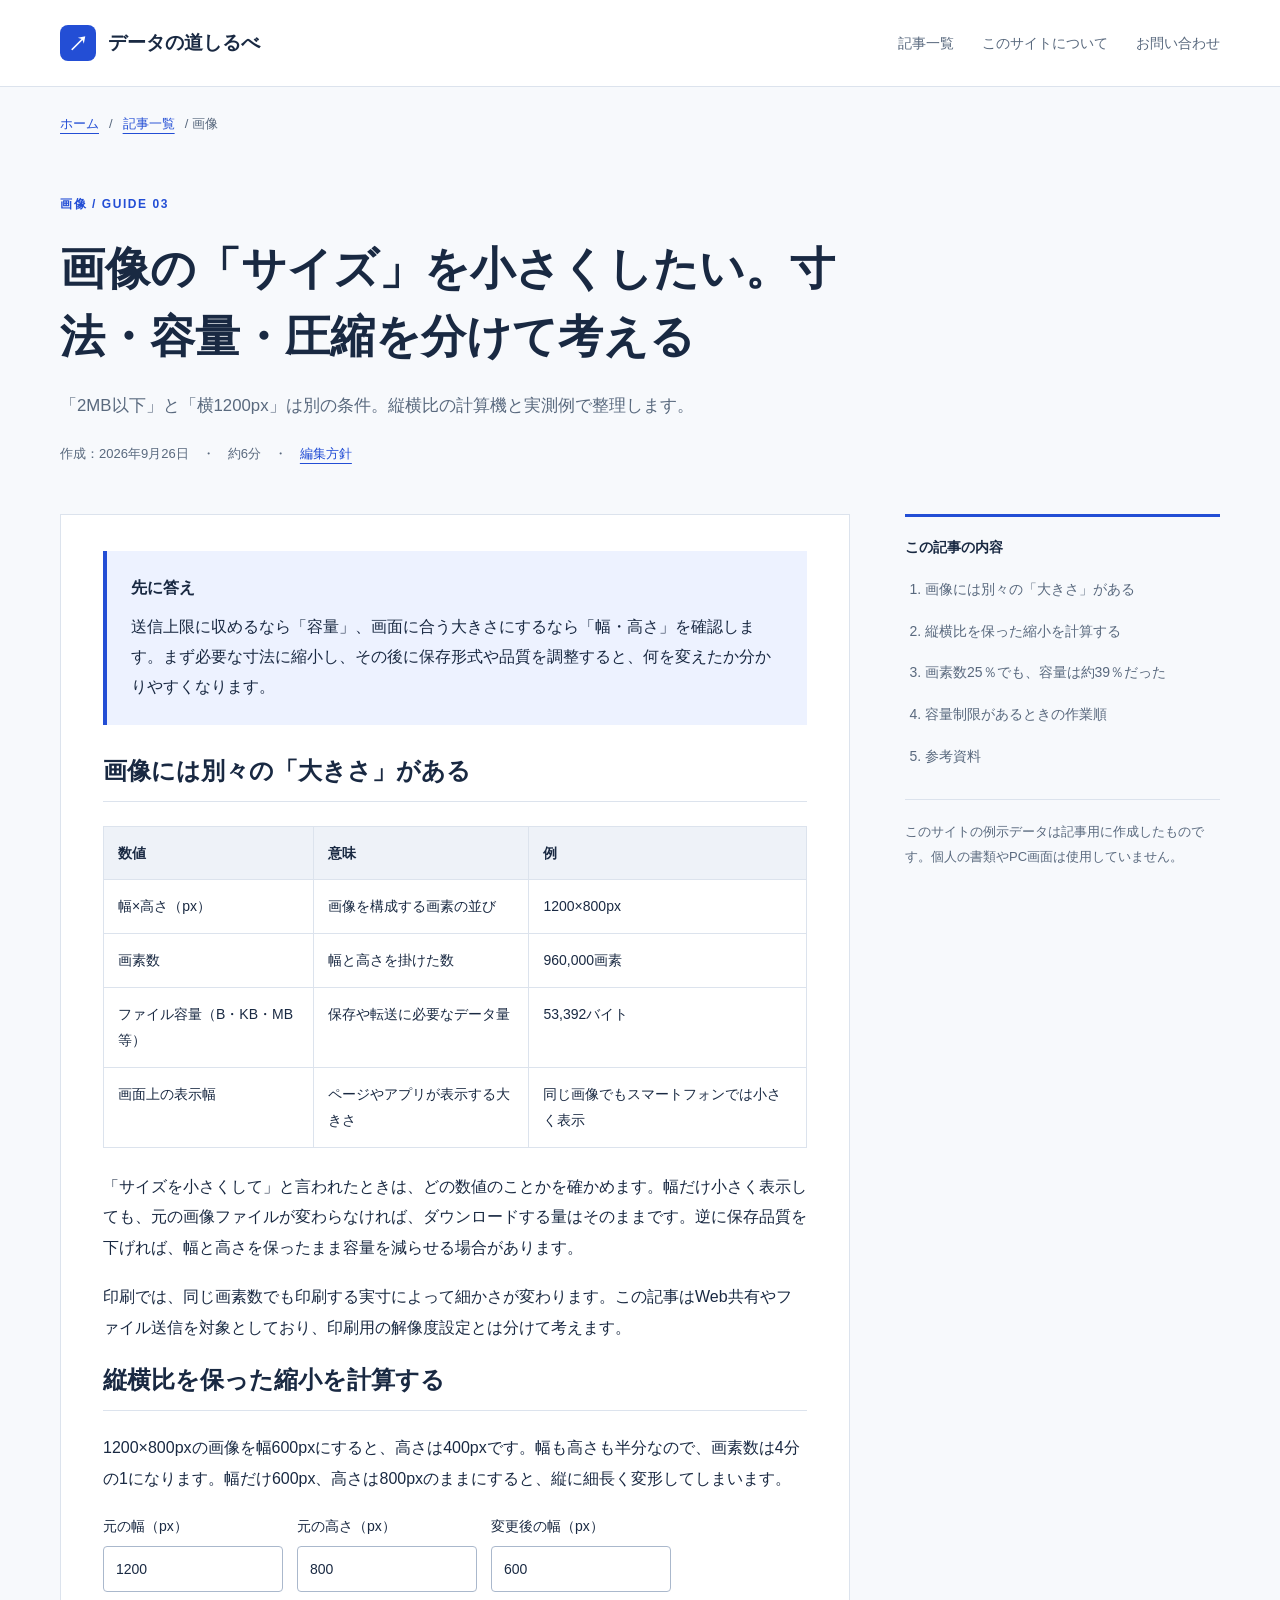
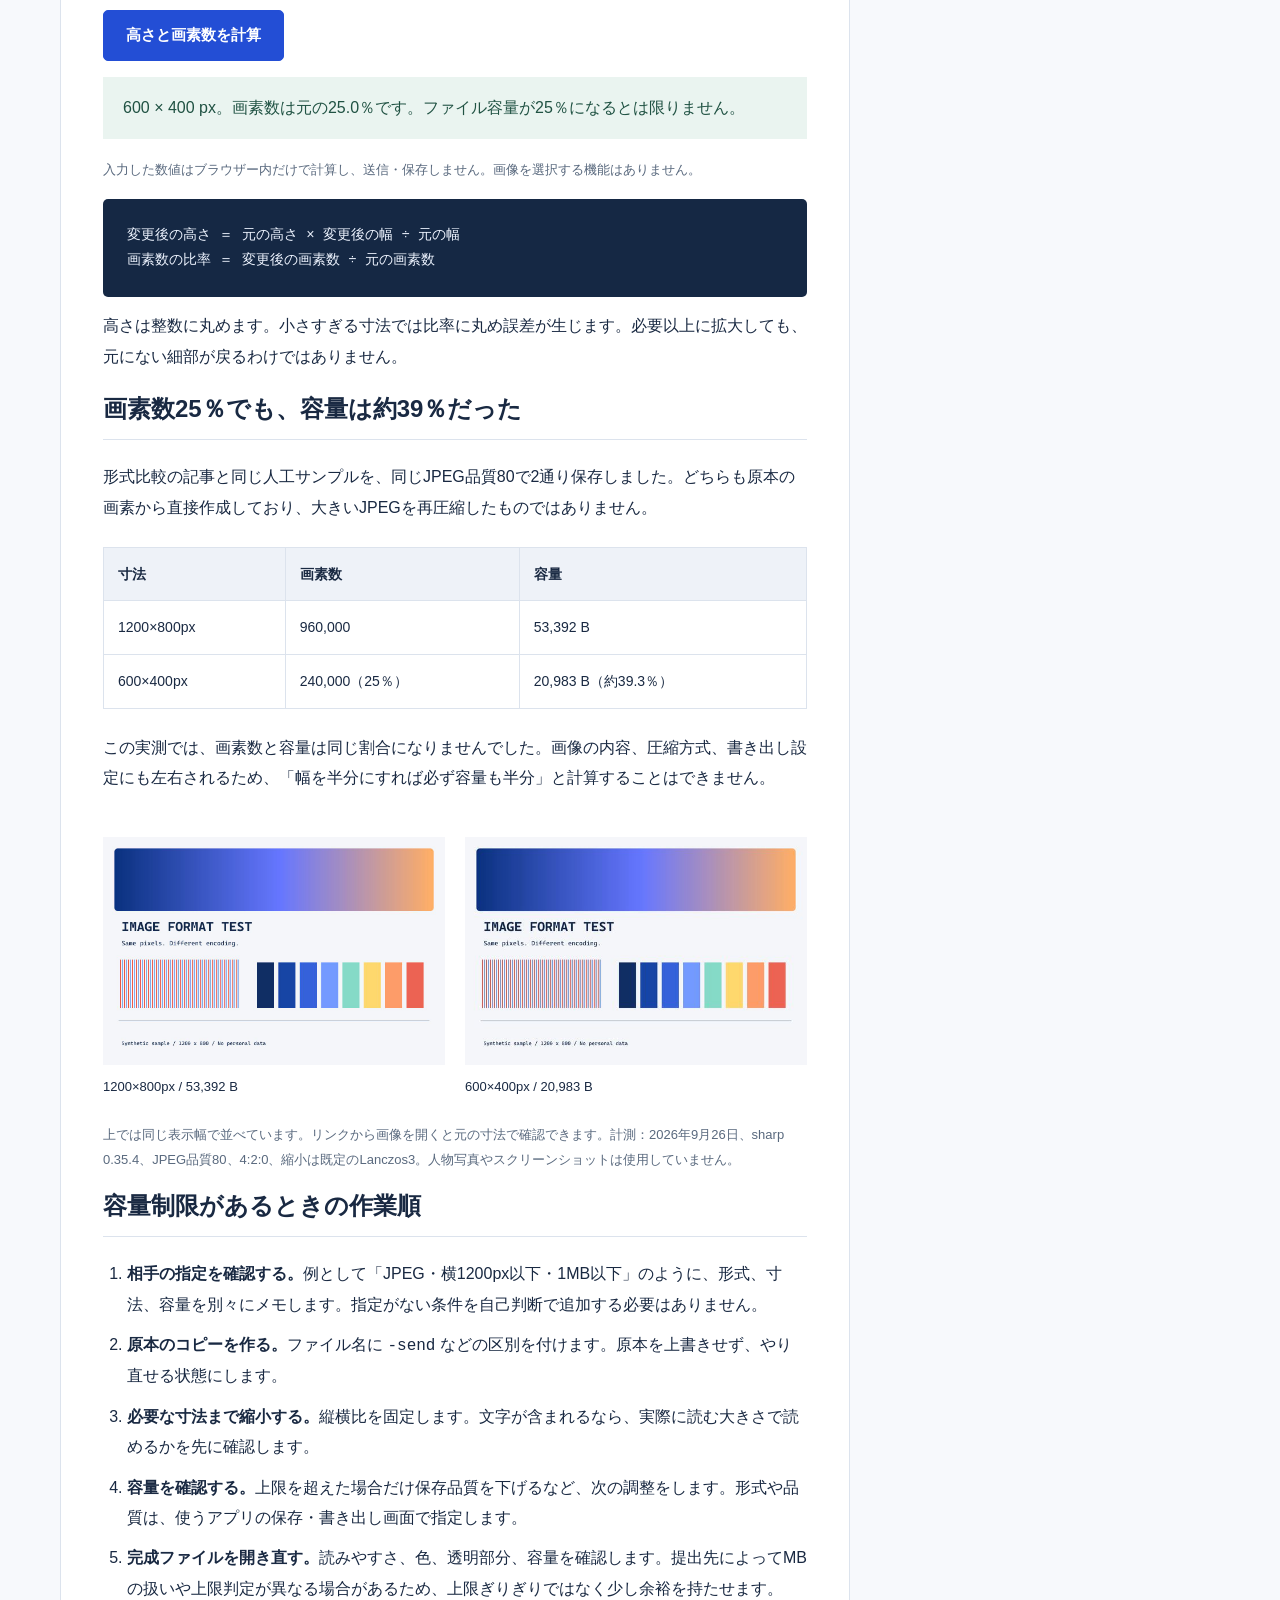
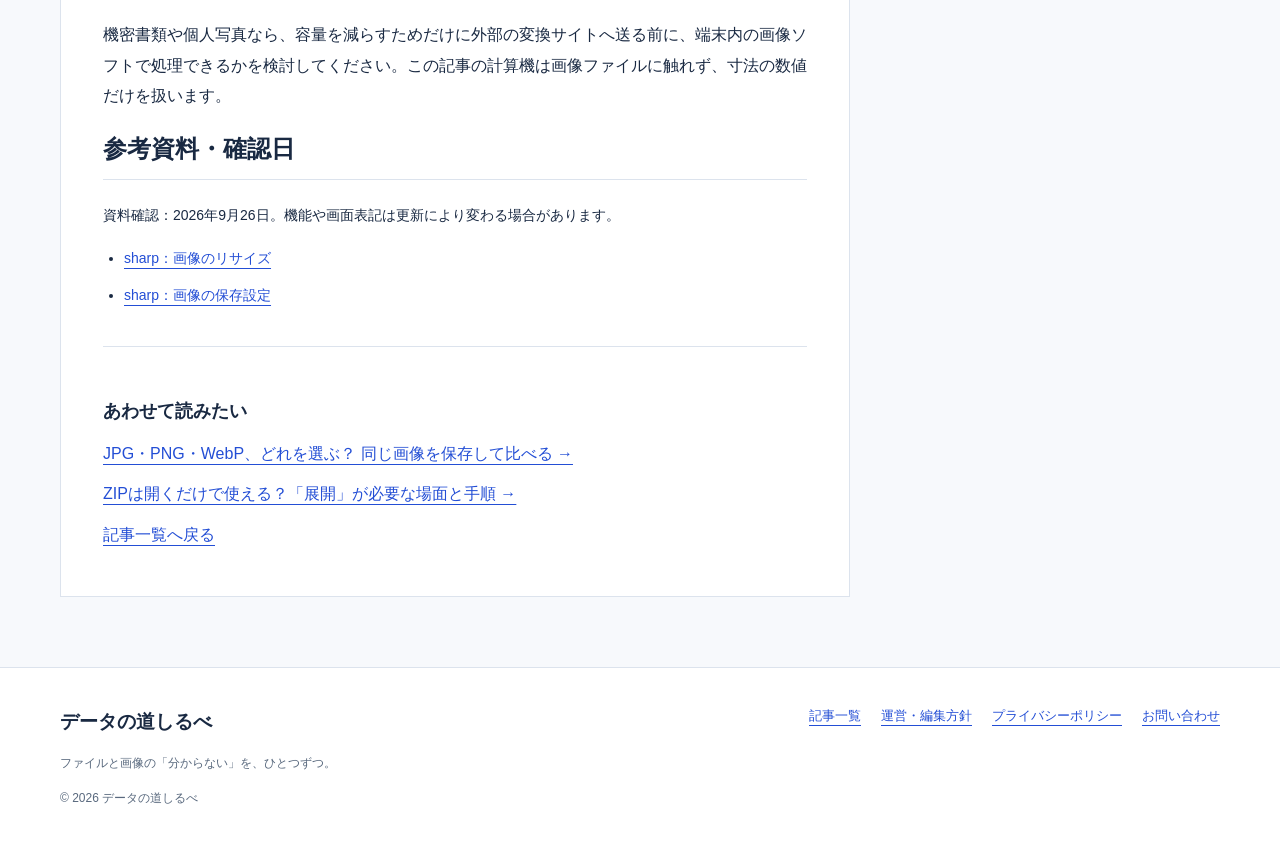
<file: articles/image-size.html>
<!doctype html>
<html lang="ja">
<head>
  <meta name="google-adsense-account" content="ca-pub-4539047637854074">
  <meta charset="utf-8">
  <meta name="viewport" content="width=device-width, initial-scale=1">
  <title>画像の「サイズ」を小さくしたい。寸法・容量・圧縮を分けて考える | データの道しるべ</title>
  <meta name="description" content="画像の幅と高さ、画素数、ファイル容量は別の数値です。縦横比の計算機と実測サンプルで、縮小と圧縮の違いを確認できます。">
  <meta property="og:type" content="article">
  <meta property="og:locale" content="ja_JP">
  <meta property="og:site_name" content="データの道しるべ">
  <meta property="og:title" content="画像の「サイズ」を小さくしたい。寸法・容量・圧縮を分けて考える">
  <meta property="og:description" content="画像の幅と高さ、画素数、ファイル容量は別の数値です。縦横比の計算機と実測サンプルで、縮小と圧縮の違いを確認できます。">
  <link rel="canonical" href="https://pcotasuke.github.io/DataMichiShirube/articles/image-size.html">
  <meta property="og:url" content="https://pcotasuke.github.io/DataMichiShirube/articles/image-size.html">
  <link rel="icon" href="../favicon.svg" type="image/svg+xml">
  <link rel="stylesheet" href="../style.css">
  <script src="../script.js" defer>
</script>
</head>
<body>
<a class="skip" href="#main">本文へスキップ</a>
<header class="site-header">
<div class="wrap header-inner">
<a class="brand" href="../index.html">
<span class="mark" aria-hidden="true">↗</span>データの道しるべ</a>
<nav aria-label="メインナビゲーション">
<a href="../articles.html">記事一覧</a>
<a href="../about.html">このサイトについて</a>
<a href="../contact.html">お問い合わせ</a>
</nav>
</div>
</header>
<main id="main" class="wrap">
<nav class="breadcrumb" aria-label="パンくず">
<a href="../index.html">ホーム</a>
<span>/</span>
<a href="../articles.html">記事一覧</a>
<span>/ 画像</span>
</nav>
<header class="page-heading">
<p class="eyebrow">画像 / GUIDE 03</p>
<h1>画像の「サイズ」を小さくしたい。寸法・容量・圧縮を分けて考える</h1>
<p class="lead">「2MB以下」と「横1200px」は別の条件。縦横比の計算機と実測例で整理します。</p>
<p class="meta">作成：<time datetime="2026-09-26">2026年9月26日</time>　・　約6分　・　<a href="../about.html">編集方針</a>
</p>
</header>
<div class="article-layout">
<article class="article">
<div class="answer">
<strong>先に答え</strong>
<p>送信上限に収めるなら「容量」、画面に合う大きさにするなら「幅・高さ」を確認します。まず必要な寸法に縮小し、その後に保存形式や品質を調整すると、何を変えたか分かりやすくなります。</p>
</div>
<section aria-labelledby="numbers">
<h2 id="numbers">画像には別々の「大きさ」がある</h2>
<div class="table-scroll" tabindex="0" role="region" aria-label="横にスクロールできる比較表">
<table>
<thead>
<tr>
<th scope="col">数値</th>
<th scope="col">意味</th>
<th scope="col">例</th>
</tr>
</thead>
<tbody>
<tr>
<td>幅×高さ（px）</td>
<td>画像を構成する画素の並び</td>
<td>1200×800px</td>
</tr>
<tr>
<td>画素数</td>
<td>幅と高さを掛けた数</td>
<td>960,000画素</td>
</tr>
<tr>
<td>ファイル容量（B・KB・MB等）</td>
<td>保存や転送に必要なデータ量</td>
<td>53,392バイト</td>
</tr>
<tr>
<td>画面上の表示幅</td>
<td>ページやアプリが表示する大きさ</td>
<td>同じ画像でもスマートフォンでは小さく表示</td>
</tr>
</tbody>
</table>
</div>
<p>「サイズを小さくして」と言われたときは、どの数値のことかを確かめます。幅だけ小さく表示しても、元の画像ファイルが変わらなければ、ダウンロードする量はそのままです。逆に保存品質を下げれば、幅と高さを保ったまま容量を減らせる場合があります。</p>
<p>印刷では、同じ画素数でも印刷する実寸によって細かさが変わります。この記事はWeb共有やファイル送信を対象としており、印刷用の解像度設定とは分けて考えます。</p>
</section>
<section aria-labelledby="calculator">
<h2 id="calculator">縦横比を保った縮小を計算する</h2>
<p>1200×800pxの画像を幅600pxにすると、高さは400pxです。幅も高さも半分なので、画素数は4分の1になります。幅だけ600px、高さは800pxのままにすると、縦に細長く変形してしまいます。</p>
<form id="resize-form">
<div class="controls-row">
<label for="original-width">元の幅（px）<input id="original-width" type="number" min="1" max="100000" step="1" value="1200" required>
</label>
<label for="original-height">元の高さ（px）<input id="original-height" type="number" min="1" max="100000" step="1" value="800" required>
</label>
<label for="target-width">変更後の幅（px）<input id="target-width" type="number" min="1" max="100000" step="1" value="600" required>
</label>
</div>
<button class="button" type="submit">高さと画素数を計算</button>
<p class="result" id="resize-result" aria-live="polite">600 × 400 px。画素数は元の25.0％です。ファイル容量が25％になるとは限りません。</p>
</form>
<p class="small">入力した数値はブラウザー内だけで計算し、送信・保存しません。画像を選択する機能はありません。</p>
<pre>変更後の高さ ＝ 元の高さ × 変更後の幅 ÷ 元の幅
画素数の比率 ＝ 変更後の画素数 ÷ 元の画素数</pre>
<p>高さは整数に丸めます。小さすぎる寸法では比率に丸め誤差が生じます。必要以上に拡大しても、元にない細部が戻るわけではありません。</p>
</section>
<section aria-labelledby="measured">
<h2 id="measured">画素数25％でも、容量は約39％だった</h2>
<p>形式比較の記事と同じ人工サンプルを、同じJPEG品質80で2通り保存しました。どちらも原本の画素から直接作成しており、大きいJPEGを再圧縮したものではありません。</p>
<div class="table-scroll" tabindex="0" role="region" aria-label="横にスクロールできる比較表">
<table>
<thead>
<tr>
<th scope="col">寸法</th>
<th scope="col">画素数</th>
<th scope="col">容量</th>
</tr>
</thead>
<tbody>
<tr>
<td>1200×800px</td>
<td>960,000</td>
<td>53,392 B</td>
</tr>
<tr>
<td>600×400px</td>
<td>240,000（25％）</td>
<td>20,983 B（約39.3％）</td>
</tr>
</tbody>
</table>
</div>
<p>この実測では、画素数と容量は同じ割合になりませんでした。画像の内容、圧縮方式、書き出し設定にも左右されるため、「幅を半分にすれば必ず容量も半分」と計算することはできません。</p>
<div class="compare-grid">
<figure>
<a href="../samples/sample.jpg">
<img src="../samples/sample.jpg" width="1200" height="800" loading="lazy" alt="1200×800pxの自作比較画像">
</a>
<figcaption>1200×800px / 53,392 B</figcaption>
</figure>
<figure>
<a href="../samples/sample-small.jpg">
<img src="../samples/sample-small.jpg" width="600" height="400" loading="lazy" alt="600×400pxに縮小した自作比較画像">
</a>
<figcaption>600×400px / 20,983 B</figcaption>
</figure>
</div>
<p class="small">上では同じ表示幅で並べています。リンクから画像を開くと元の寸法で確認できます。計測：2026年9月26日、sharp 0.35.4、JPEG品質80、4:2:0、縮小は既定のLanczos3。人物写真やスクリーンショットは使用していません。</p>
</section>
<section aria-labelledby="workflow">
<h2 id="workflow">容量制限があるときの作業順</h2>
<ol>
<li>
<strong>相手の指定を確認する。</strong>例として「JPEG・横1200px以下・1MB以下」のように、形式、寸法、容量を別々にメモします。指定がない条件を自己判断で追加する必要はありません。</li>
<li>
<strong>原本のコピーを作る。</strong>ファイル名に <code>-send</code> などの区別を付けます。原本を上書きせず、やり直せる状態にします。</li>
<li>
<strong>必要な寸法まで縮小する。</strong>縦横比を固定します。文字が含まれるなら、実際に読む大きさで読めるかを先に確認します。</li>
<li>
<strong>容量を確認する。</strong>上限を超えた場合だけ保存品質を下げるなど、次の調整をします。形式や品質は、使うアプリの保存・書き出し画面で指定します。</li>
<li>
<strong>完成ファイルを開き直す。</strong>読みやすさ、色、透明部分、容量を確認します。提出先によってMBの扱いや上限判定が異なる場合があるため、上限ぎりぎりではなく少し余裕を持たせます。</li>
</ol>
<p>機密書類や個人写真なら、容量を減らすためだけに外部の変換サイトへ送る前に、端末内の画像ソフトで処理できるかを検討してください。この記事の計算機は画像ファイルに触れず、寸法の数値だけを扱います。</p>
</section>
<section class="sources">
<h2 id="sources">参考資料・確認日</h2>
<p>資料確認：2026年9月26日。機能や画面表記は更新により変わる場合があります。</p>
<ul>
<li>
<a href="https://sharp.pixelplumbing.com/api-resize/" target="_blank" rel="noopener noreferrer">sharp：画像のリサイズ</a>
</li>
<li>
<a href="https://sharp.pixelplumbing.com/api-output/" target="_blank" rel="noopener noreferrer">sharp：画像の保存設定</a>
</li>
</ul>
</section>
<nav class="related" aria-label="関連記事">
<h3>あわせて読みたい</h3>
<a href="./image-formats.html">JPG・PNG・WebP、どれを選ぶ？ 同じ画像を保存して比べる →</a>
<a href="./zip-extract.html">ZIPは開くだけで使える？「展開」が必要な場面と手順 →</a>
<a href="../articles.html">記事一覧へ戻る</a>
</nav>
<!-- 広告を導入する場合の候補位置。現在は広告・解析コードを設置していません。 -->
</article>
<aside class="toc">
<h2>この記事の内容</h2>
<ol>
<li>
<a href="#numbers">画像には別々の「大きさ」がある</a>
</li>
<li>
<a href="#calculator">縦横比を保った縮小を計算する</a>
</li>
<li>
<a href="#measured">画素数25％でも、容量は約39％だった</a>
</li>
<li>
<a href="#workflow">容量制限があるときの作業順</a>
</li>
<li>
<a href="#sources">参考資料</a>
</li>
</ol>
<div class="meta-note">このサイトの例示データは記事用に作成したものです。個人の書類やPC画面は使用していません。</div>
</aside>
</div>
</main>
<footer class="site-footer">
<div class="wrap footer-inner">
<div>
<a class="brand" href="../index.html">データの道しるべ</a>
<small>ファイルと画像の「分からない」を、ひとつずつ。</small>
<small>© 2026 データの道しるべ</small>
</div>
<nav aria-label="フッターナビゲーション">
<a href="../articles.html">記事一覧</a>
<a href="../about.html">運営・編集方針</a>
<a href="../privacy.html">プライバシーポリシー</a>
<a href="../contact.html">お問い合わせ</a>
</nav>
</div>
</footer>
</body>
</html>
</file>
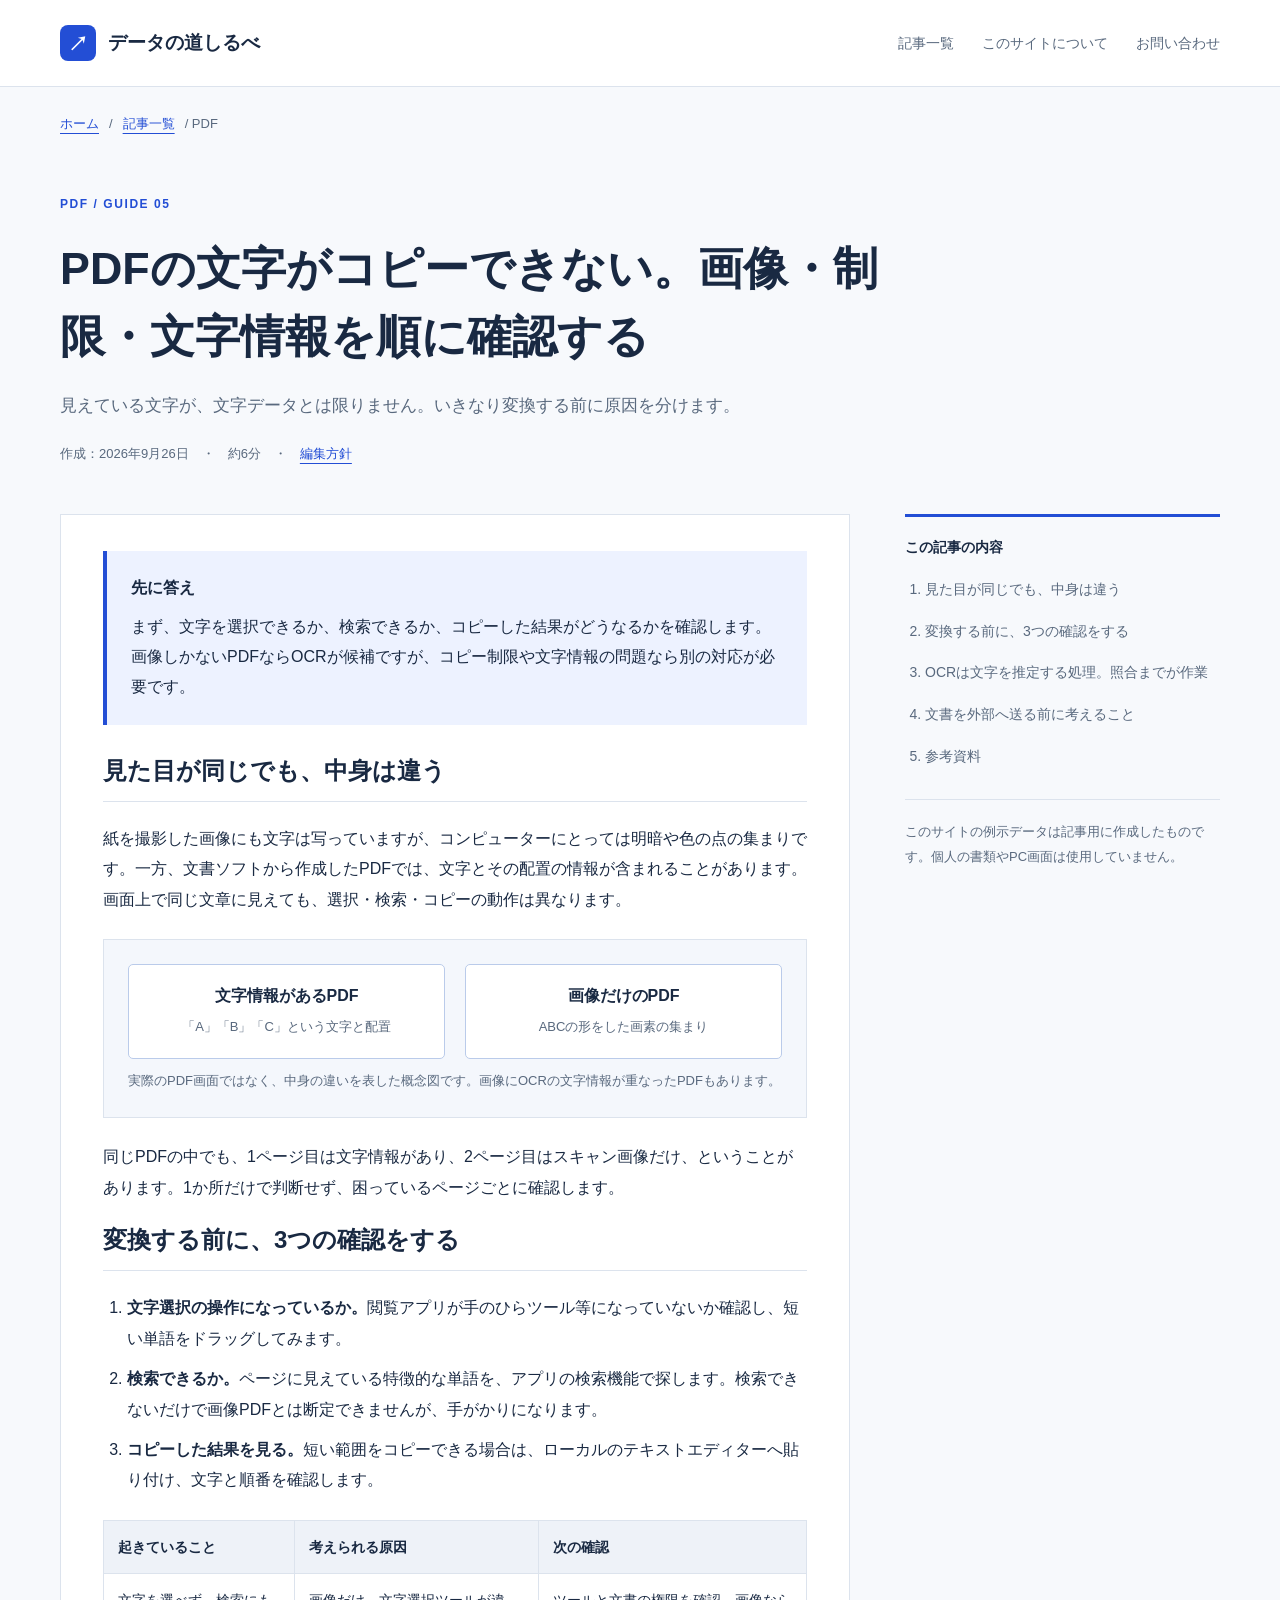
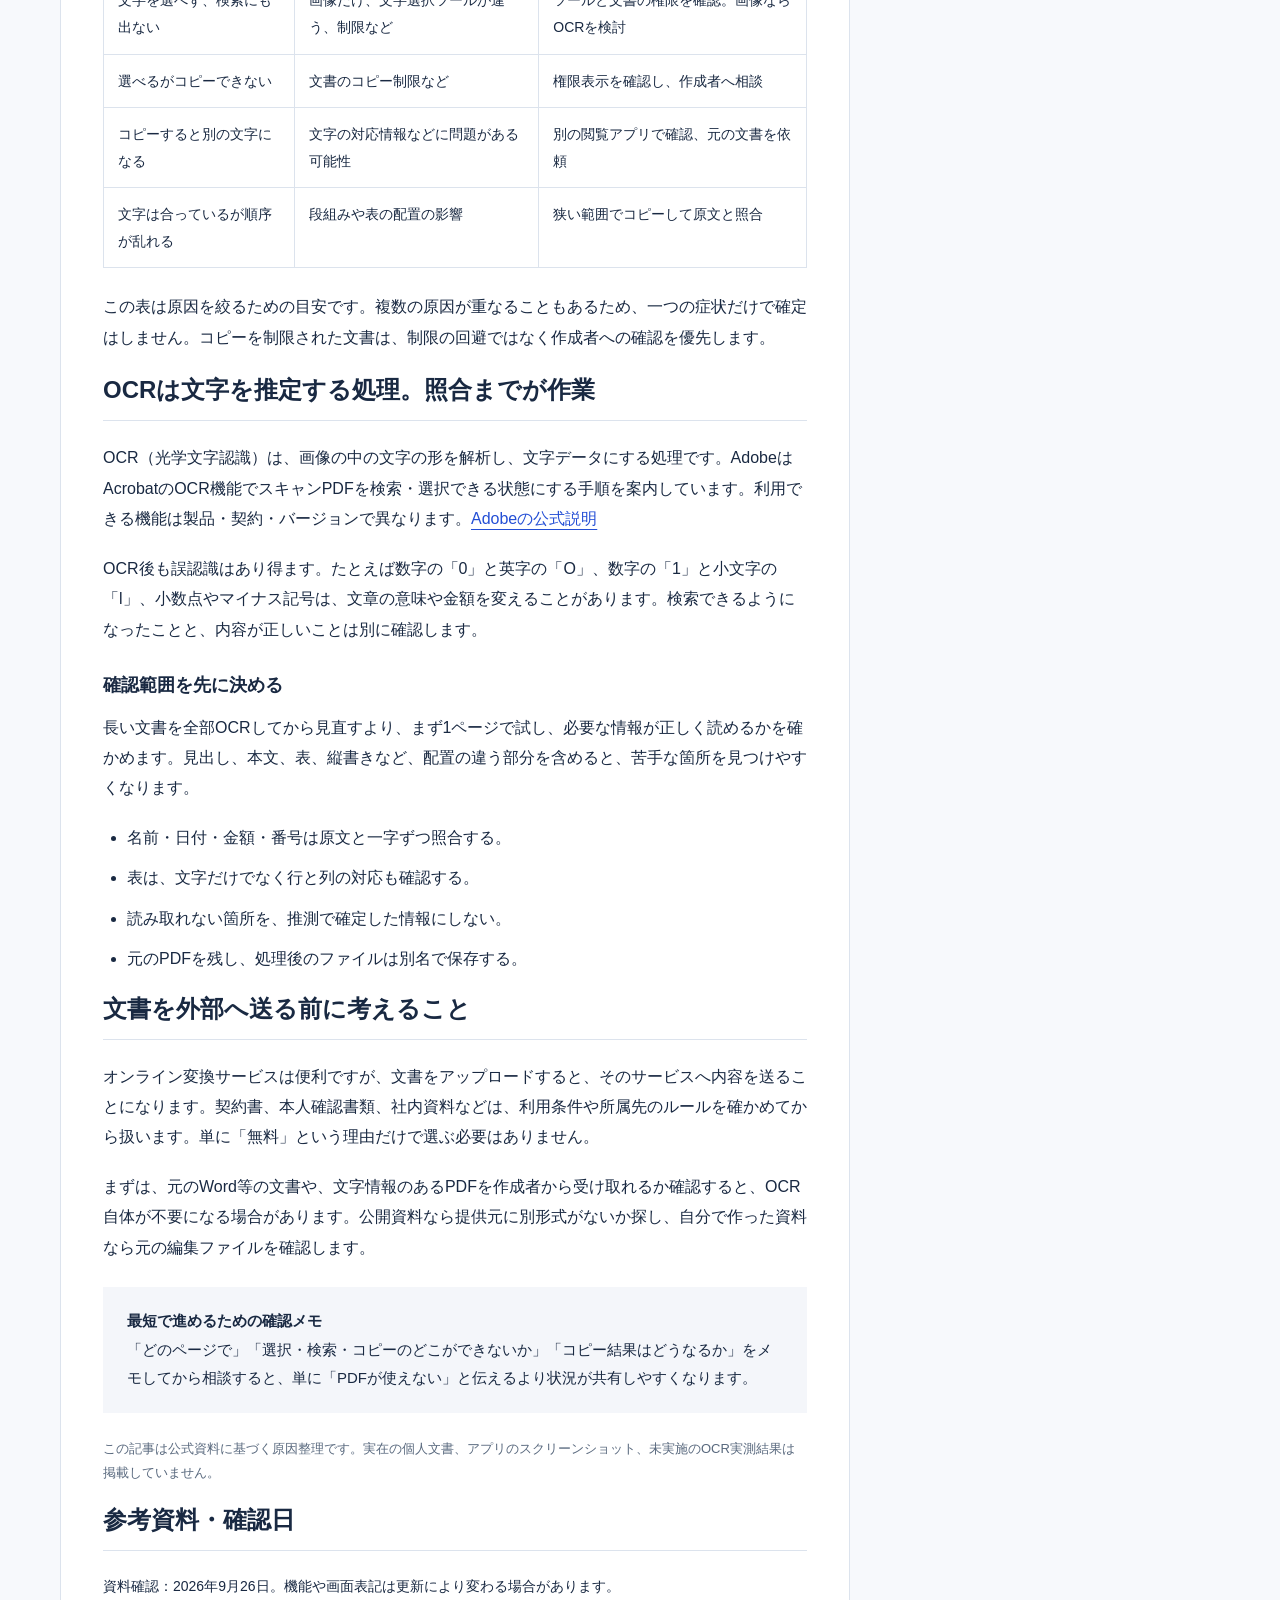
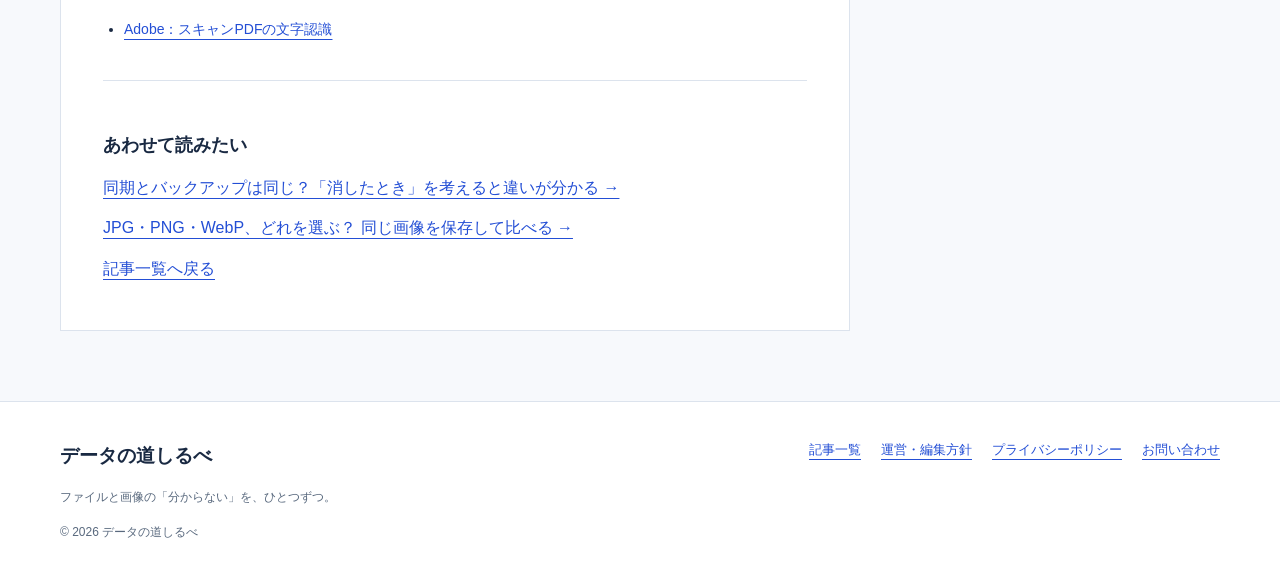
<file: articles/pdf-text.html>
<!doctype html>
<html lang="ja">
<head>
  <meta name="google-adsense-account" content="ca-pub-4539047637854074">
  <meta charset="utf-8">
  <meta name="viewport" content="width=device-width, initial-scale=1">
  <title>PDFの文字がコピーできない。画像・制限・文字情報を順に確認する | データの道しるべ</title>
  <meta name="description" content="PDFの文字を選べないとき、最初に確認することを整理。画像PDFとOCR、コピー制限、文字化けを見分け、必要な対応を選びます。">
  <meta property="og:type" content="article">
  <meta property="og:locale" content="ja_JP">
  <meta property="og:site_name" content="データの道しるべ">
  <meta property="og:title" content="PDFの文字がコピーできない。画像・制限・文字情報を順に確認する">
  <meta property="og:description" content="PDFの文字を選べないとき、最初に確認することを整理。画像PDFとOCR、コピー制限、文字化けを見分け、必要な対応を選びます。">
  <link rel="canonical" href="https://pcotasuke.github.io/DataMichiShirube/articles/pdf-text.html">
  <meta property="og:url" content="https://pcotasuke.github.io/DataMichiShirube/articles/pdf-text.html">
  <link rel="icon" href="../favicon.svg" type="image/svg+xml">
  <link rel="stylesheet" href="../style.css">
  <script src="../script.js" defer>
</script>
</head>
<body>
<a class="skip" href="#main">本文へスキップ</a>
<header class="site-header">
<div class="wrap header-inner">
<a class="brand" href="../index.html">
<span class="mark" aria-hidden="true">↗</span>データの道しるべ</a>
<nav aria-label="メインナビゲーション">
<a href="../articles.html">記事一覧</a>
<a href="../about.html">このサイトについて</a>
<a href="../contact.html">お問い合わせ</a>
</nav>
</div>
</header>
<main id="main" class="wrap">
<nav class="breadcrumb" aria-label="パンくず">
<a href="../index.html">ホーム</a>
<span>/</span>
<a href="../articles.html">記事一覧</a>
<span>/ PDF</span>
</nav>
<header class="page-heading">
<p class="eyebrow">PDF / GUIDE 05</p>
<h1>PDFの文字がコピーできない。画像・制限・文字情報を順に確認する</h1>
<p class="lead">見えている文字が、文字データとは限りません。いきなり変換する前に原因を分けます。</p>
<p class="meta">作成：<time datetime="2026-09-26">2026年9月26日</time>　・　約6分　・　<a href="../about.html">編集方針</a>
</p>
</header>
<div class="article-layout">
<article class="article">
<div class="answer">
<strong>先に答え</strong>
<p>まず、文字を選択できるか、検索できるか、コピーした結果がどうなるかを確認します。画像しかないPDFならOCRが候補ですが、コピー制限や文字情報の問題なら別の対応が必要です。</p>
</div>
<section aria-labelledby="layers">
<h2 id="layers">見た目が同じでも、中身は違う</h2>
<p>紙を撮影した画像にも文字は写っていますが、コンピューターにとっては明暗や色の点の集まりです。一方、文書ソフトから作成したPDFでは、文字とその配置の情報が含まれることがあります。画面上で同じ文章に見えても、選択・検索・コピーの動作は異なります。</p>
<figure class="diagram">
<div class="compare-grid">
<div class="flow-box">
<b>文字情報があるPDF</b>
<span>「A」「B」「C」という文字と配置</span>
</div>
<div class="flow-box">
<b>画像だけのPDF</b>
<span>ABCの形をした画素の集まり</span>
</div>
</div>
<figcaption>実際のPDF画面ではなく、中身の違いを表した概念図です。画像にOCRの文字情報が重なったPDFもあります。</figcaption>
</figure>
<p>同じPDFの中でも、1ページ目は文字情報があり、2ページ目はスキャン画像だけ、ということがあります。1か所だけで判断せず、困っているページごとに確認します。</p>
</section>
<section aria-labelledby="diagnose">
<h2 id="diagnose">変換する前に、3つの確認をする</h2>
<ol>
<li>
<strong>文字選択の操作になっているか。</strong>閲覧アプリが手のひらツール等になっていないか確認し、短い単語をドラッグしてみます。</li>
<li>
<strong>検索できるか。</strong>ページに見えている特徴的な単語を、アプリの検索機能で探します。検索できないだけで画像PDFとは断定できませんが、手がかりになります。</li>
<li>
<strong>コピーした結果を見る。</strong>短い範囲をコピーできる場合は、ローカルのテキストエディターへ貼り付け、文字と順番を確認します。</li>
</ol>
<div class="table-scroll" tabindex="0" role="region" aria-label="横にスクロールできる比較表">
<table>
<thead>
<tr>
<th scope="col">起きていること</th>
<th scope="col">考えられる原因</th>
<th scope="col">次の確認</th>
</tr>
</thead>
<tbody>
<tr>
<td>文字を選べず、検索にも出ない</td>
<td>画像だけ、文字選択ツールが違う、制限など</td>
<td>ツールと文書の権限を確認。画像ならOCRを検討</td>
</tr>
<tr>
<td>選べるがコピーできない</td>
<td>文書のコピー制限など</td>
<td>権限表示を確認し、作成者へ相談</td>
</tr>
<tr>
<td>コピーすると別の文字になる</td>
<td>文字の対応情報などに問題がある可能性</td>
<td>別の閲覧アプリで確認、元の文書を依頼</td>
</tr>
<tr>
<td>文字は合っているが順序が乱れる</td>
<td>段組みや表の配置の影響</td>
<td>狭い範囲でコピーして原文と照合</td>
</tr>
</tbody>
</table>
</div>
<p>この表は原因を絞るための目安です。複数の原因が重なることもあるため、一つの症状だけで確定はしません。コピーを制限された文書は、制限の回避ではなく作成者への確認を優先します。</p>
</section>
<section aria-labelledby="ocr">
<h2 id="ocr">OCRは文字を推定する処理。照合までが作業</h2>
<p>OCR（光学文字認識）は、画像の中の文字の形を解析し、文字データにする処理です。AdobeはAcrobatのOCR機能でスキャンPDFを検索・選択できる状態にする手順を案内しています。利用できる機能は製品・契約・バージョンで異なります。<a href="https://helpx.adobe.com/acrobat/desktop/create-documents/scan-documents-to-pdfs/recognize-text.html" target="_blank" rel="noopener noreferrer">Adobeの公式説明</a>
</p>
<p>OCR後も誤認識はあり得ます。たとえば数字の「0」と英字の「O」、数字の「1」と小文字の「l」、小数点やマイナス記号は、文章の意味や金額を変えることがあります。検索できるようになったことと、内容が正しいことは別に確認します。</p>
<h3>確認範囲を先に決める</h3>
<p>長い文書を全部OCRしてから見直すより、まず1ページで試し、必要な情報が正しく読めるかを確かめます。見出し、本文、表、縦書きなど、配置の違う部分を含めると、苦手な箇所を見つけやすくなります。</p>
<ul>
<li>名前・日付・金額・番号は原文と一字ずつ照合する。</li>
<li>表は、文字だけでなく行と列の対応も確認する。</li>
<li>読み取れない箇所を、推測で確定した情報にしない。</li>
<li>元のPDFを残し、処理後のファイルは別名で保存する。</li>
</ul>
</section>
<section aria-labelledby="privacy">
<h2 id="privacy">文書を外部へ送る前に考えること</h2>
<p>オンライン変換サービスは便利ですが、文書をアップロードすると、そのサービスへ内容を送ることになります。契約書、本人確認書類、社内資料などは、利用条件や所属先のルールを確かめてから扱います。単に「無料」という理由だけで選ぶ必要はありません。</p>
<p>まずは、元のWord等の文書や、文字情報のあるPDFを作成者から受け取れるか確認すると、OCR自体が不要になる場合があります。公開資料なら提供元に別形式がないか探し、自分で作った資料なら元の編集ファイルを確認します。</p>
<div class="note">
<strong>最短で進めるための確認メモ</strong>
<p>「どのページで」「選択・検索・コピーのどこができないか」「コピー結果はどうなるか」をメモしてから相談すると、単に「PDFが使えない」と伝えるより状況が共有しやすくなります。</p>
</div>
<p class="small">この記事は公式資料に基づく原因整理です。実在の個人文書、アプリのスクリーンショット、未実施のOCR実測結果は掲載していません。</p>
</section>
<section class="sources">
<h2 id="sources">参考資料・確認日</h2>
<p>資料確認：2026年9月26日。機能や画面表記は更新により変わる場合があります。</p>
<ul>
<li>
<a href="https://helpx.adobe.com/acrobat/desktop/create-documents/scan-documents-to-pdfs/recognize-text.html" target="_blank" rel="noopener noreferrer">Adobe：スキャンPDFの文字認識</a>
</li>
</ul>
</section>
<nav class="related" aria-label="関連記事">
<h3>あわせて読みたい</h3>
<a href="./sync-backup.html">同期とバックアップは同じ？「消したとき」を考えると違いが分かる →</a>
<a href="./image-formats.html">JPG・PNG・WebP、どれを選ぶ？ 同じ画像を保存して比べる →</a>
<a href="../articles.html">記事一覧へ戻る</a>
</nav>
<!-- 広告を導入する場合の候補位置。現在は広告・解析コードを設置していません。 -->
</article>
<aside class="toc">
<h2>この記事の内容</h2>
<ol>
<li>
<a href="#layers">見た目が同じでも、中身は違う</a>
</li>
<li>
<a href="#diagnose">変換する前に、3つの確認をする</a>
</li>
<li>
<a href="#ocr">OCRは文字を推定する処理。照合までが作業</a>
</li>
<li>
<a href="#privacy">文書を外部へ送る前に考えること</a>
</li>
<li>
<a href="#sources">参考資料</a>
</li>
</ol>
<div class="meta-note">このサイトの例示データは記事用に作成したものです。個人の書類やPC画面は使用していません。</div>
</aside>
</div>
</main>
<footer class="site-footer">
<div class="wrap footer-inner">
<div>
<a class="brand" href="../index.html">データの道しるべ</a>
<small>ファイルと画像の「分からない」を、ひとつずつ。</small>
<small>© 2026 データの道しるべ</small>
</div>
<nav aria-label="フッターナビゲーション">
<a href="../articles.html">記事一覧</a>
<a href="../about.html">運営・編集方針</a>
<a href="../privacy.html">プライバシーポリシー</a>
<a href="../contact.html">お問い合わせ</a>
</nav>
</div>
</footer>
</body>
</html>
</file>
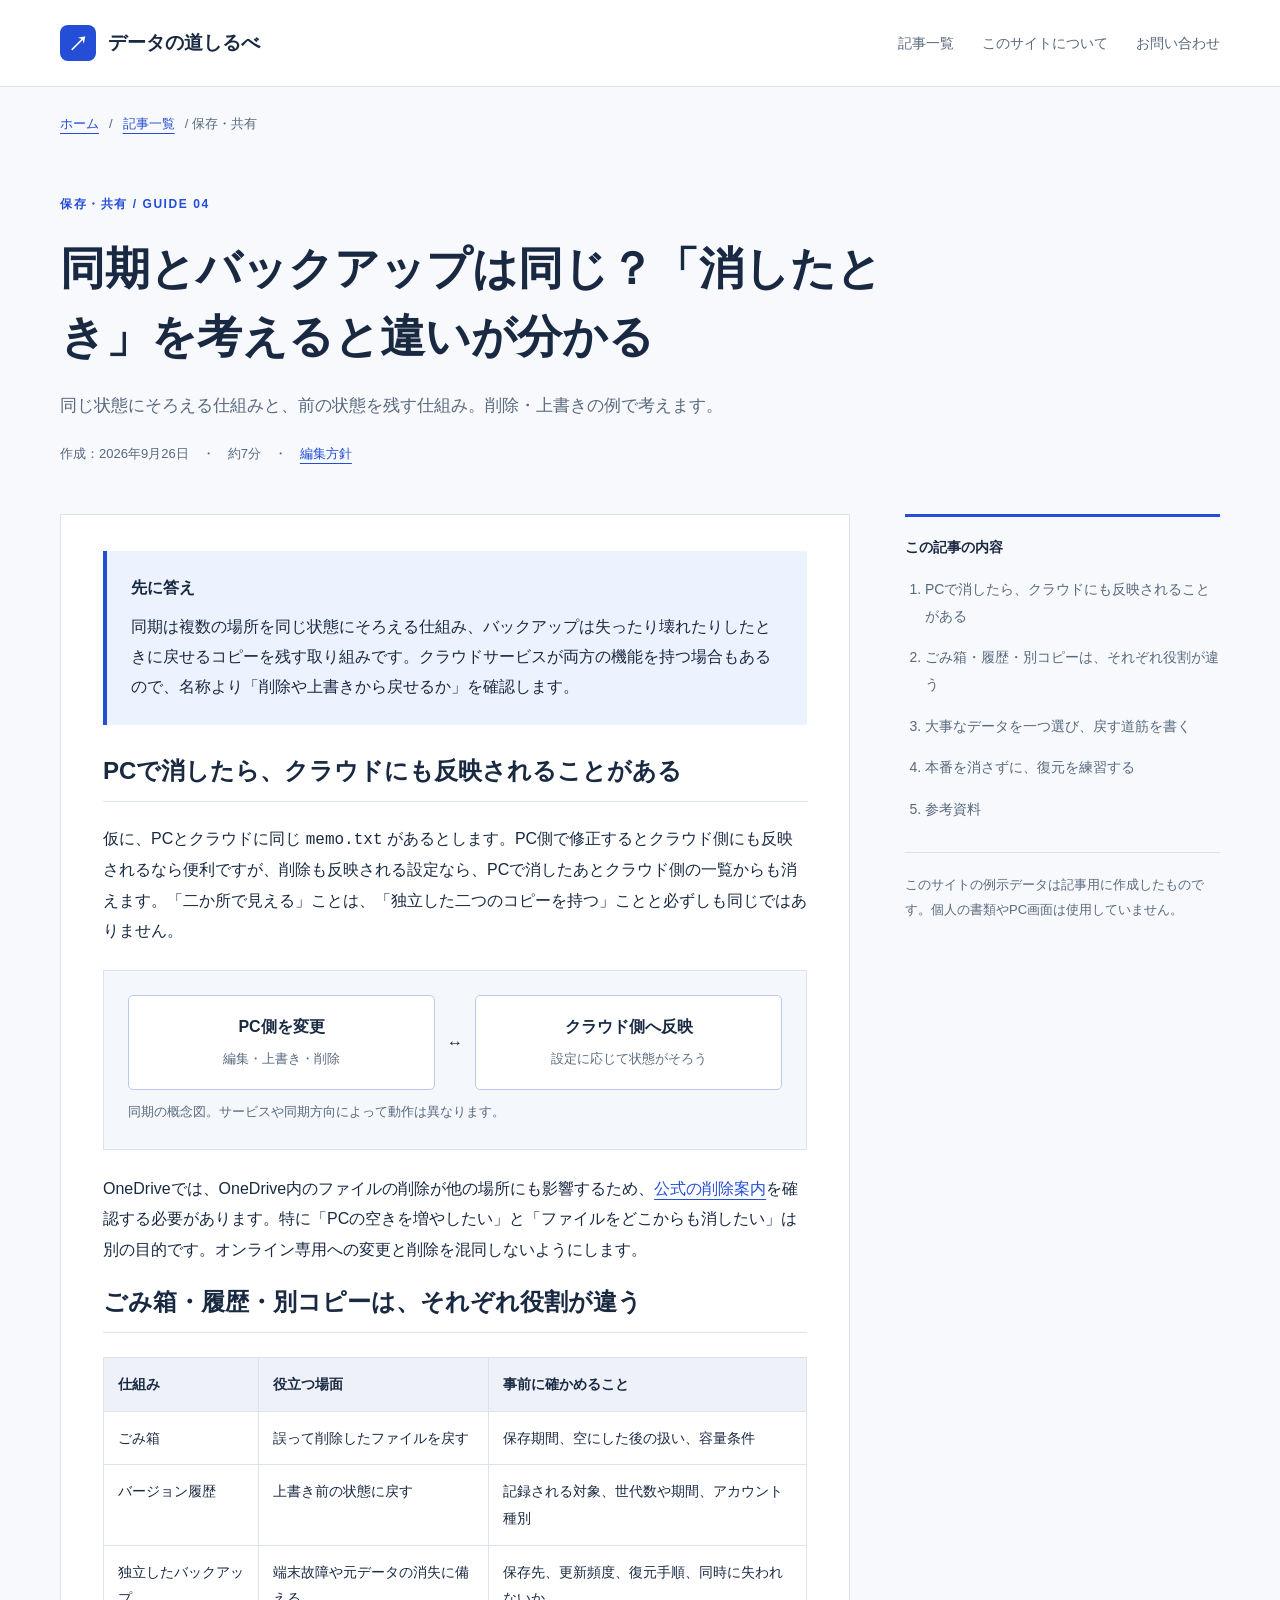
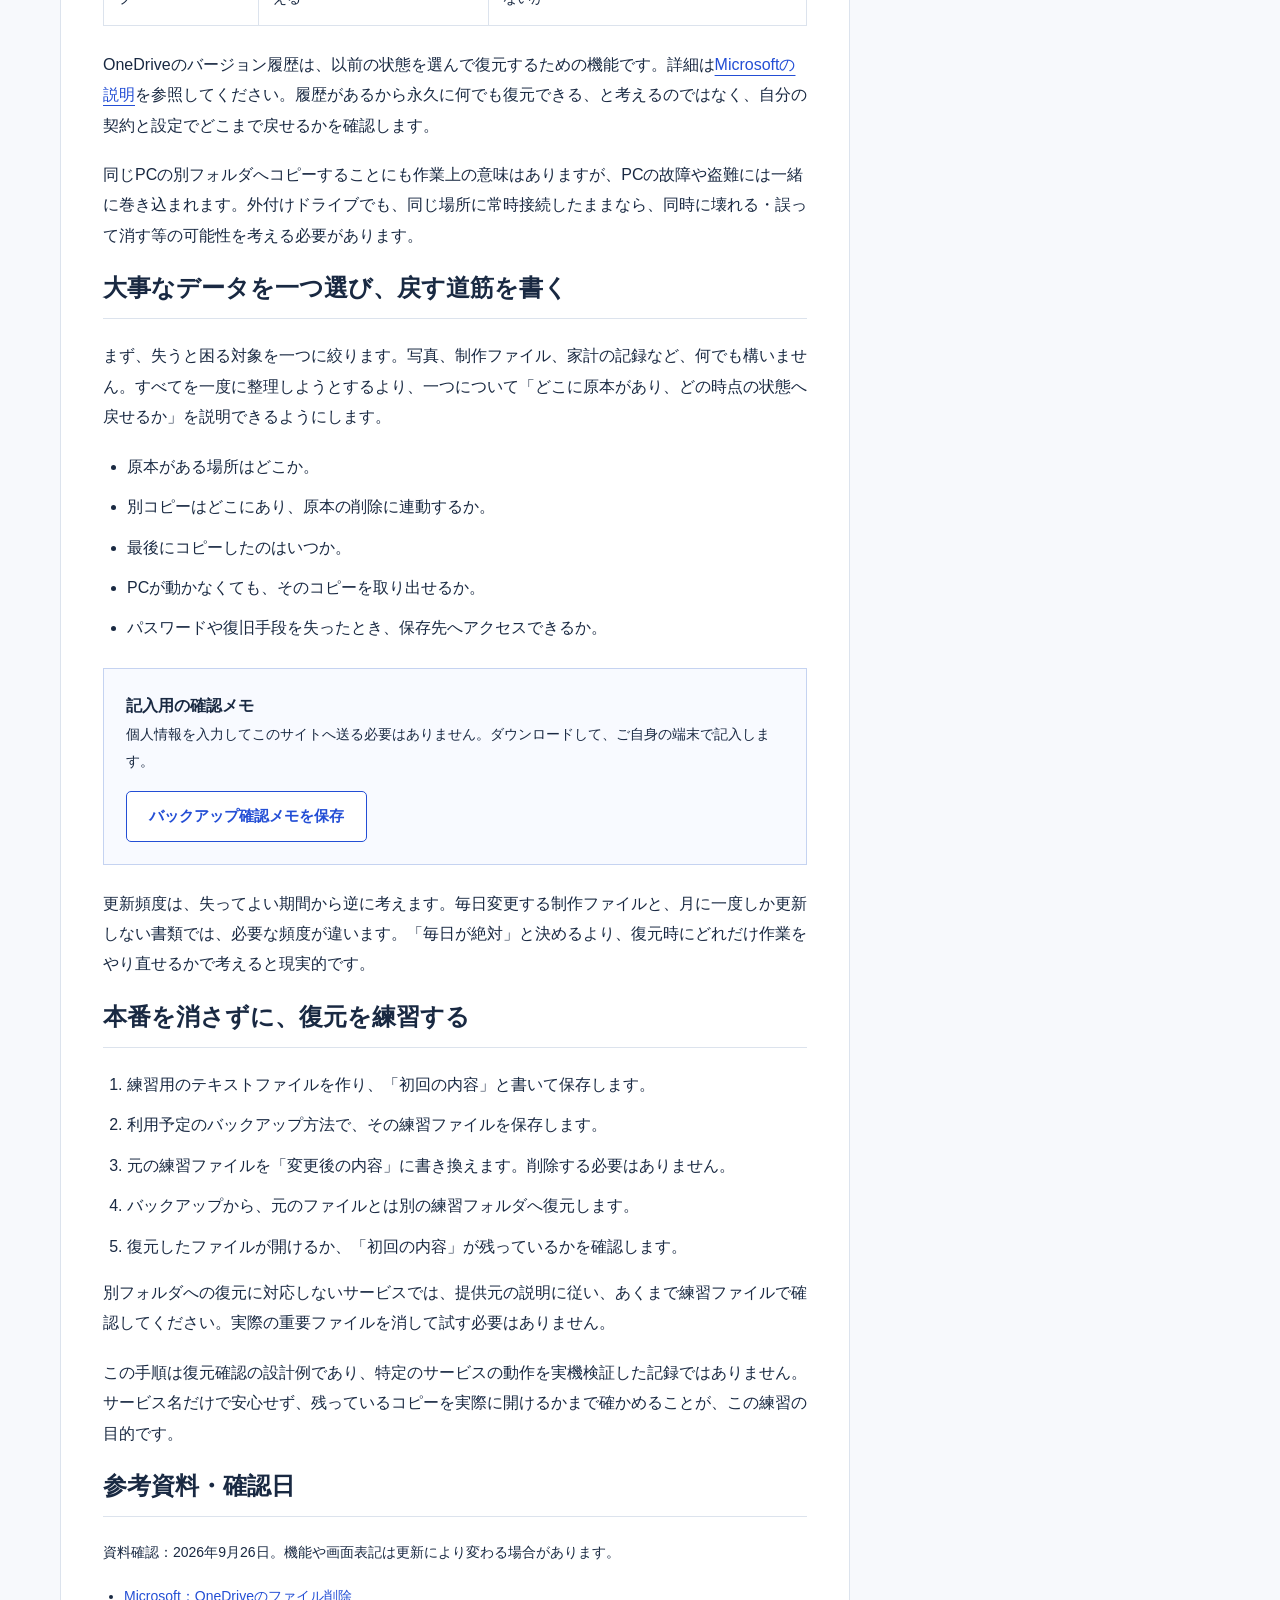
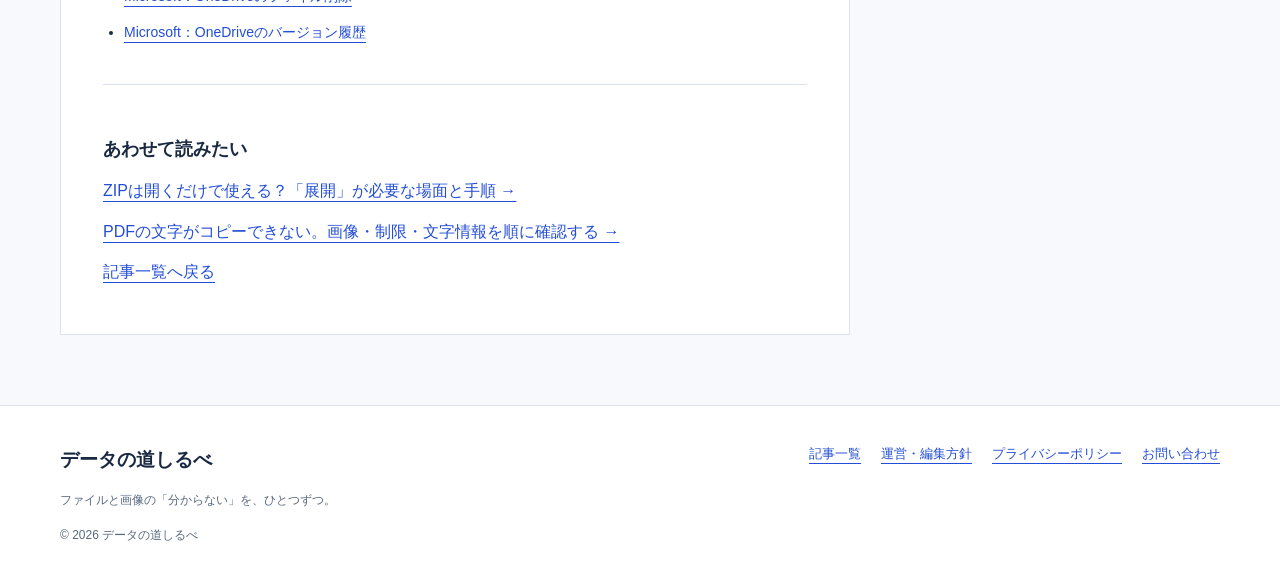
<file: articles/sync-backup.html>
<!doctype html>
<html lang="ja">
<head>
  <meta name="google-adsense-account" content="ca-pub-4539047637854074">
  <meta charset="utf-8">
  <meta name="viewport" content="width=device-width, initial-scale=1">
  <title>同期とバックアップは同じ？「消したとき」を考えると違いが分かる | データの道しるべ</title>
  <meta name="description" content="クラウドにあるから安心、とは限りません。同期による削除の反映、履歴機能との違い、練習ファイルを使った復元確認を整理します。">
  <meta property="og:type" content="article">
  <meta property="og:locale" content="ja_JP">
  <meta property="og:site_name" content="データの道しるべ">
  <meta property="og:title" content="同期とバックアップは同じ？「消したとき」を考えると違いが分かる">
  <meta property="og:description" content="クラウドにあるから安心、とは限りません。同期による削除の反映、履歴機能との違い、練習ファイルを使った復元確認を整理します。">
  <link rel="canonical" href="https://pcotasuke.github.io/DataMichiShirube/articles/sync-backup.html">
  <meta property="og:url" content="https://pcotasuke.github.io/DataMichiShirube/articles/sync-backup.html">
  <link rel="icon" href="../favicon.svg" type="image/svg+xml">
  <link rel="stylesheet" href="../style.css">
  <script src="../script.js" defer>
</script>
</head>
<body>
<a class="skip" href="#main">本文へスキップ</a>
<header class="site-header">
<div class="wrap header-inner">
<a class="brand" href="../index.html">
<span class="mark" aria-hidden="true">↗</span>データの道しるべ</a>
<nav aria-label="メインナビゲーション">
<a href="../articles.html">記事一覧</a>
<a href="../about.html">このサイトについて</a>
<a href="../contact.html">お問い合わせ</a>
</nav>
</div>
</header>
<main id="main" class="wrap">
<nav class="breadcrumb" aria-label="パンくず">
<a href="../index.html">ホーム</a>
<span>/</span>
<a href="../articles.html">記事一覧</a>
<span>/ 保存・共有</span>
</nav>
<header class="page-heading">
<p class="eyebrow">保存・共有 / GUIDE 04</p>
<h1>同期とバックアップは同じ？「消したとき」を考えると違いが分かる</h1>
<p class="lead">同じ状態にそろえる仕組みと、前の状態を残す仕組み。削除・上書きの例で考えます。</p>
<p class="meta">作成：<time datetime="2026-09-26">2026年9月26日</time>　・　約7分　・　<a href="../about.html">編集方針</a>
</p>
</header>
<div class="article-layout">
<article class="article">
<div class="answer">
<strong>先に答え</strong>
<p>同期は複数の場所を同じ状態にそろえる仕組み、バックアップは失ったり壊れたりしたときに戻せるコピーを残す取り組みです。クラウドサービスが両方の機能を持つ場合もあるので、名称より「削除や上書きから戻せるか」を確認します。</p>
</div>
<section aria-labelledby="example">
<h2 id="example">PCで消したら、クラウドにも反映されることがある</h2>
<p>仮に、PCとクラウドに同じ <code>memo.txt</code> があるとします。PC側で修正するとクラウド側にも反映されるなら便利ですが、削除も反映される設定なら、PCで消したあとクラウド側の一覧からも消えます。「二か所で見える」ことは、「独立した二つのコピーを持つ」ことと必ずしも同じではありません。</p>
<figure class="diagram">
<div class="flow">
<div class="flow-box">
<b>PC側を変更</b>
<span>編集・上書き・削除</span>
</div>
<span aria-hidden="true">↔</span>
<div class="flow-box">
<b>クラウド側へ反映</b>
<span>設定に応じて状態がそろう</span>
</div>
</div>
<figcaption>同期の概念図。サービスや同期方向によって動作は異なります。</figcaption>
</figure>
<p>OneDriveでは、OneDrive内のファイルの削除が他の場所にも影響するため、<a href="https://support.microsoft.com/en-us/onedrive/delete-files-or-folders-in-onedrive" target="_blank" rel="noopener noreferrer">公式の削除案内</a>を確認する必要があります。特に「PCの空きを増やしたい」と「ファイルをどこからも消したい」は別の目的です。オンライン専用への変更と削除を混同しないようにします。</p>
</section>
<section aria-labelledby="restore">
<h2 id="restore">ごみ箱・履歴・別コピーは、それぞれ役割が違う</h2>
<div class="table-scroll" tabindex="0" role="region" aria-label="横にスクロールできる比較表">
<table>
<thead>
<tr>
<th scope="col">仕組み</th>
<th scope="col">役立つ場面</th>
<th scope="col">事前に確かめること</th>
</tr>
</thead>
<tbody>
<tr>
<td>ごみ箱</td>
<td>誤って削除したファイルを戻す</td>
<td>保存期間、空にした後の扱い、容量条件</td>
</tr>
<tr>
<td>バージョン履歴</td>
<td>上書き前の状態に戻す</td>
<td>記録される対象、世代数や期間、アカウント種別</td>
</tr>
<tr>
<td>独立したバックアップ</td>
<td>端末故障や元データの消失に備える</td>
<td>保存先、更新頻度、復元手順、同時に失われないか</td>
</tr>
</tbody>
</table>
</div>
<p>OneDriveのバージョン履歴は、以前の状態を選んで復元するための機能です。詳細は<a href="https://support.microsoft.com/en-us/onedrive/restore-a-previous-version-of-a-file-stored-in-onedrive" target="_blank" rel="noopener noreferrer">Microsoftの説明</a>を参照してください。履歴があるから永久に何でも復元できる、と考えるのではなく、自分の契約と設定でどこまで戻せるかを確認します。</p>
<p>同じPCの別フォルダへコピーすることにも作業上の意味はありますが、PCの故障や盗難には一緒に巻き込まれます。外付けドライブでも、同じ場所に常時接続したままなら、同時に壊れる・誤って消す等の可能性を考える必要があります。</p>
</section>
<section aria-labelledby="plan">
<h2 id="plan">大事なデータを一つ選び、戻す道筋を書く</h2>
<p>まず、失うと困る対象を一つに絞ります。写真、制作ファイル、家計の記録など、何でも構いません。すべてを一度に整理しようとするより、一つについて「どこに原本があり、どの時点の状態へ戻せるか」を説明できるようにします。</p>
<ul>
<li>原本がある場所はどこか。</li>
<li>別コピーはどこにあり、原本の削除に連動するか。</li>
<li>最後にコピーしたのはいつか。</li>
<li>PCが動かなくても、そのコピーを取り出せるか。</li>
<li>パスワードや復旧手段を失ったとき、保存先へアクセスできるか。</li>
</ul>
<div class="download-box">
<strong>記入用の確認メモ</strong>
<p>個人情報を入力してこのサイトへ送る必要はありません。ダウンロードして、ご自身の端末で記入します。</p>
<a class="button secondary" href="../samples/backup-checklist.txt" download>バックアップ確認メモを保存</a>
</div>
<p>更新頻度は、失ってよい期間から逆に考えます。毎日変更する制作ファイルと、月に一度しか更新しない書類では、必要な頻度が違います。「毎日が絶対」と決めるより、復元時にどれだけ作業をやり直せるかで考えると現実的です。</p>
</section>
<section aria-labelledby="test">
<h2 id="test">本番を消さずに、復元を練習する</h2>
<ol>
<li>練習用のテキストファイルを作り、「初回の内容」と書いて保存します。</li>
<li>利用予定のバックアップ方法で、その練習ファイルを保存します。</li>
<li>元の練習ファイルを「変更後の内容」に書き換えます。削除する必要はありません。</li>
<li>バックアップから、元のファイルとは別の練習フォルダへ復元します。</li>
<li>復元したファイルが開けるか、「初回の内容」が残っているかを確認します。</li>
</ol>
<p>別フォルダへの復元に対応しないサービスでは、提供元の説明に従い、あくまで練習ファイルで確認してください。実際の重要ファイルを消して試す必要はありません。</p>
<p>この手順は復元確認の設計例であり、特定のサービスの動作を実機検証した記録ではありません。サービス名だけで安心せず、残っているコピーを実際に開けるかまで確かめることが、この練習の目的です。</p>
</section>
<section class="sources">
<h2 id="sources">参考資料・確認日</h2>
<p>資料確認：2026年9月26日。機能や画面表記は更新により変わる場合があります。</p>
<ul>
<li>
<a href="https://support.microsoft.com/en-us/onedrive/delete-files-or-folders-in-onedrive" target="_blank" rel="noopener noreferrer">Microsoft：OneDriveのファイル削除</a>
</li>
<li>
<a href="https://support.microsoft.com/en-us/onedrive/restore-a-previous-version-of-a-file-stored-in-onedrive" target="_blank" rel="noopener noreferrer">Microsoft：OneDriveのバージョン履歴</a>
</li>
</ul>
</section>
<nav class="related" aria-label="関連記事">
<h3>あわせて読みたい</h3>
<a href="./zip-extract.html">ZIPは開くだけで使える？「展開」が必要な場面と手順 →</a>
<a href="./pdf-text.html">PDFの文字がコピーできない。画像・制限・文字情報を順に確認する →</a>
<a href="../articles.html">記事一覧へ戻る</a>
</nav>
<!-- 広告を導入する場合の候補位置。現在は広告・解析コードを設置していません。 -->
</article>
<aside class="toc">
<h2>この記事の内容</h2>
<ol>
<li>
<a href="#example">PCで消したら、クラウドにも反映されることがある</a>
</li>
<li>
<a href="#restore">ごみ箱・履歴・別コピーは、それぞれ役割が違う</a>
</li>
<li>
<a href="#plan">大事なデータを一つ選び、戻す道筋を書く</a>
</li>
<li>
<a href="#test">本番を消さずに、復元を練習する</a>
</li>
<li>
<a href="#sources">参考資料</a>
</li>
</ol>
<div class="meta-note">このサイトの例示データは記事用に作成したものです。個人の書類やPC画面は使用していません。</div>
</aside>
</div>
</main>
<footer class="site-footer">
<div class="wrap footer-inner">
<div>
<a class="brand" href="../index.html">データの道しるべ</a>
<small>ファイルと画像の「分からない」を、ひとつずつ。</small>
<small>© 2026 データの道しるべ</small>
</div>
<nav aria-label="フッターナビゲーション">
<a href="../articles.html">記事一覧</a>
<a href="../about.html">運営・編集方針</a>
<a href="../privacy.html">プライバシーポリシー</a>
<a href="../contact.html">お問い合わせ</a>
</nav>
</div>
</footer>
</body>
</html>
</file>
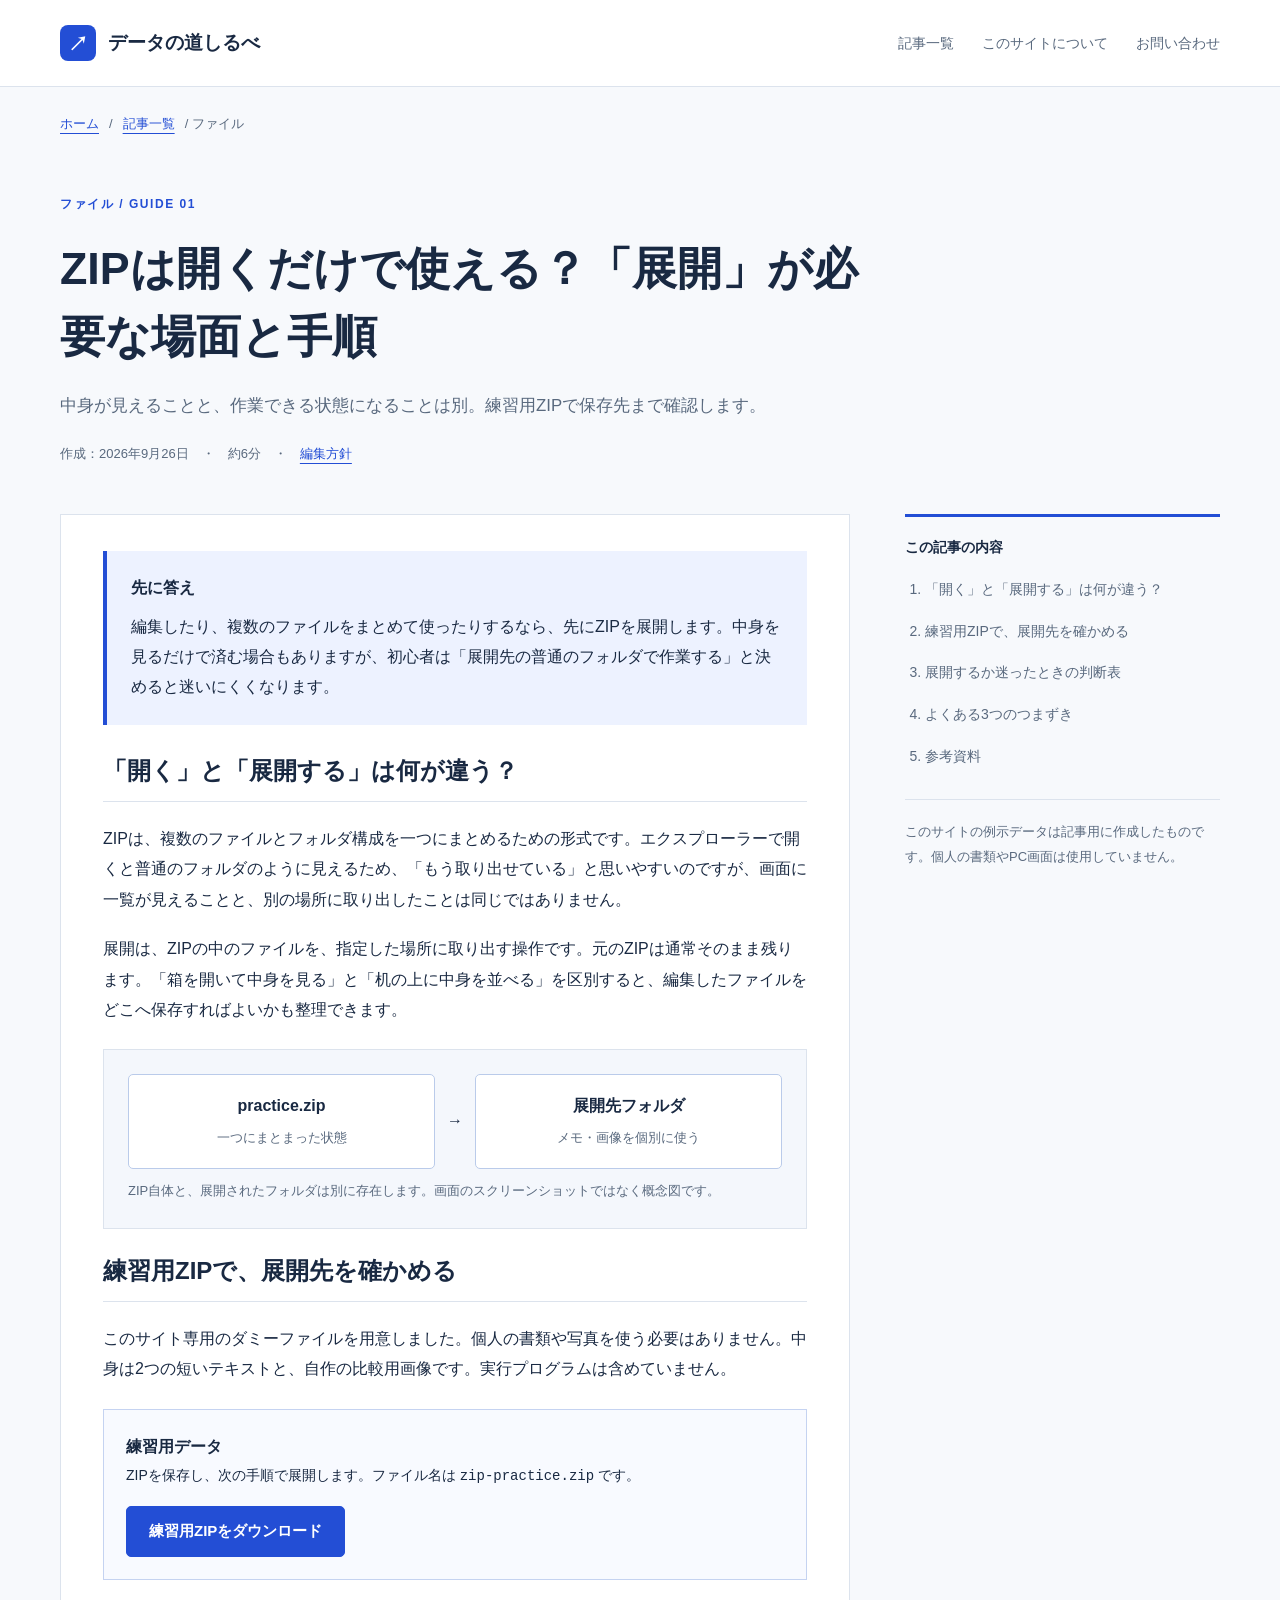
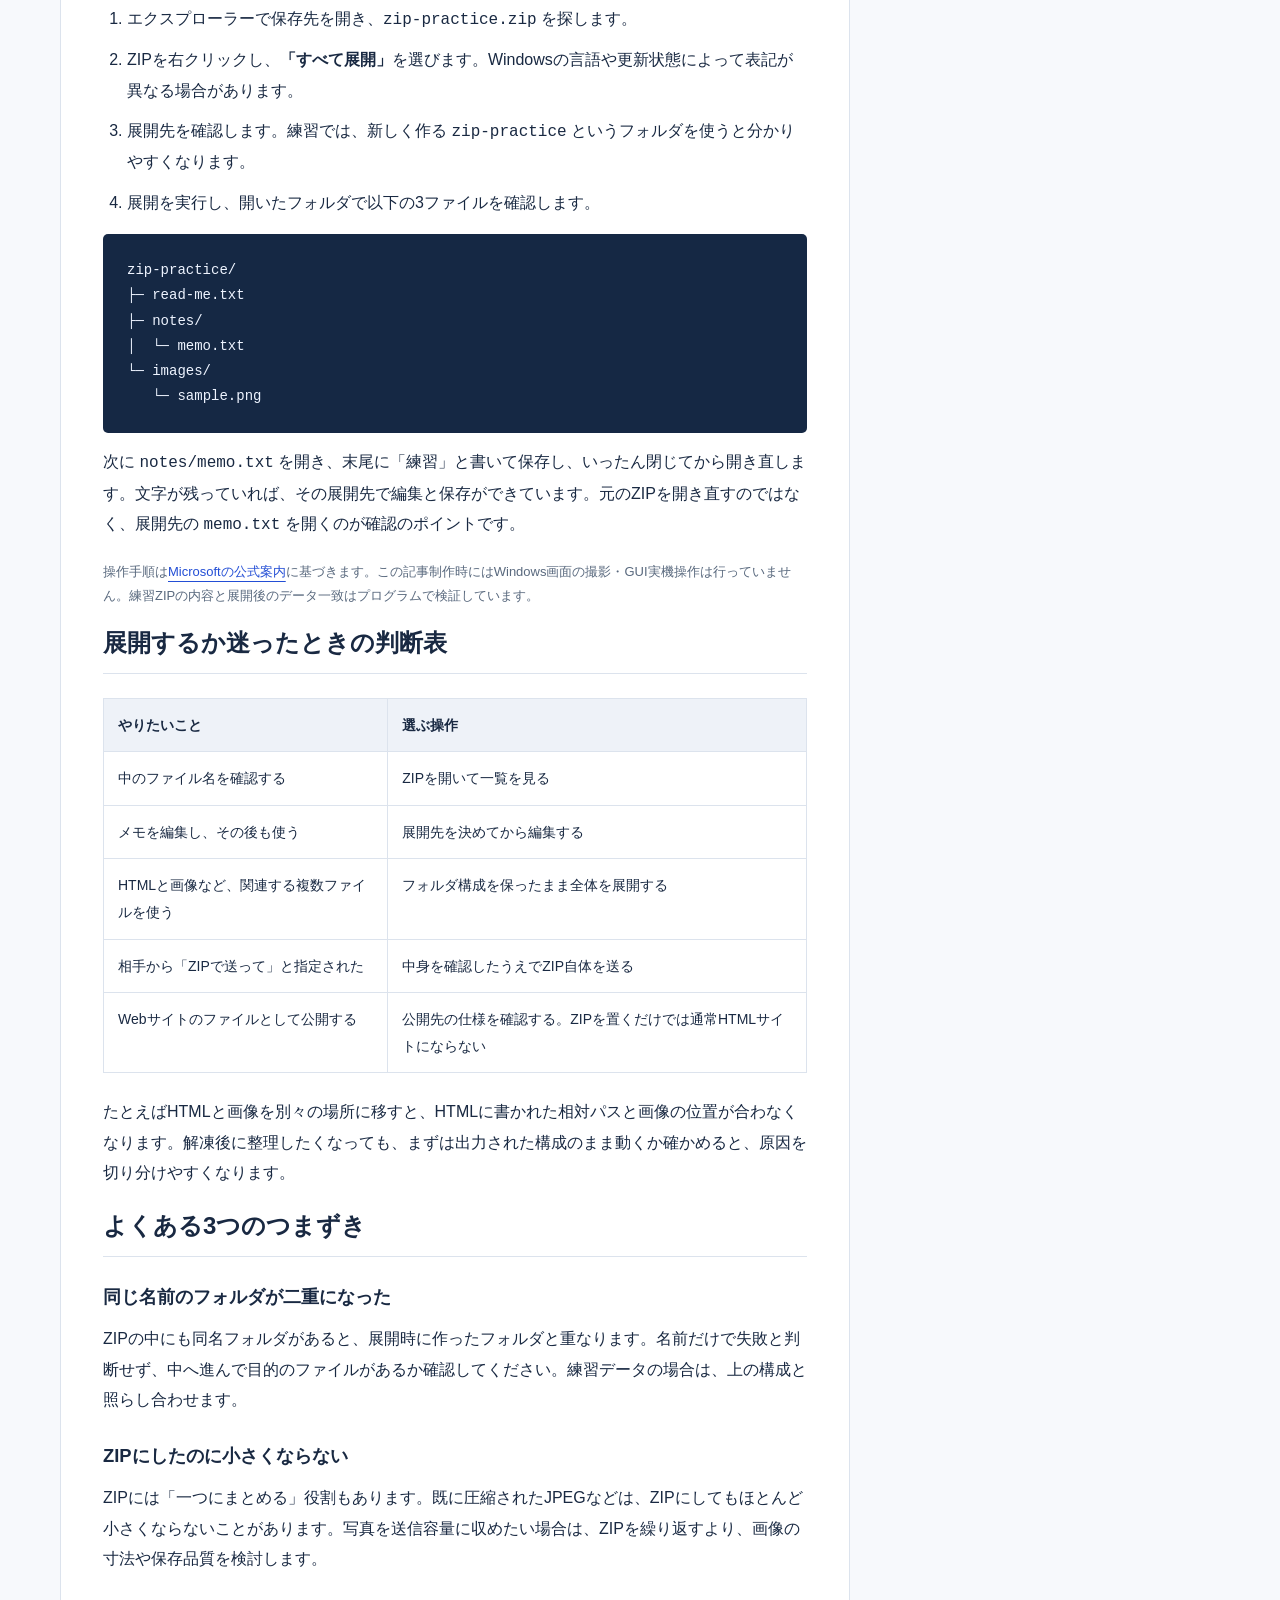
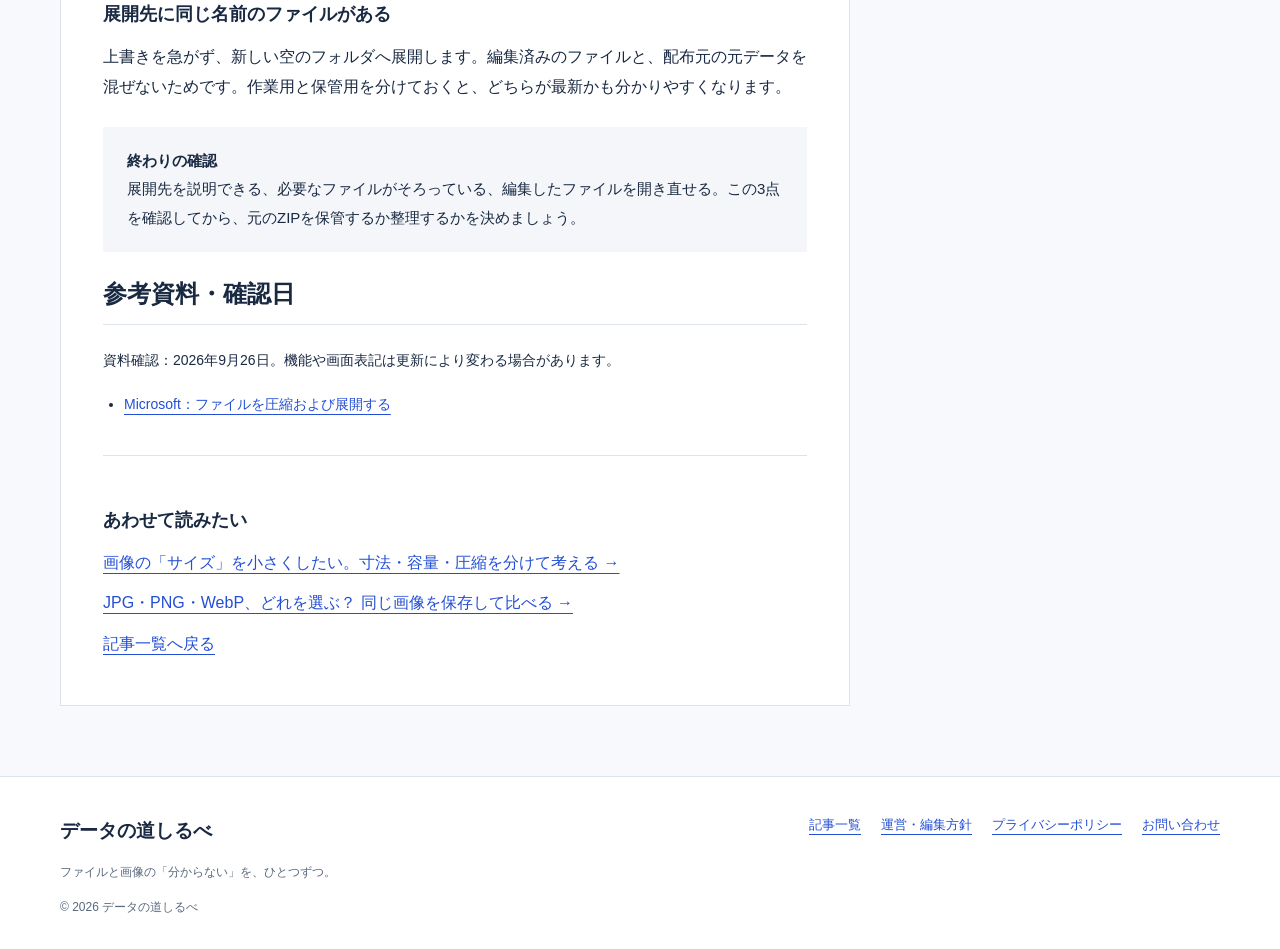
<file: articles/zip-extract.html>
<!doctype html>
<html lang="ja">
<head>
  <meta name="google-adsense-account" content="ca-pub-4539047637854074">
  <meta charset="utf-8">
  <meta name="viewport" content="width=device-width, initial-scale=1">
  <title>ZIPは開くだけで使える？「展開」が必要な場面と手順 | データの道しるべ</title>
  <meta name="description" content="ZIPを開くことと展開することの違いを、練習用ファイルで確認。Windows 11の展開手順、二重フォルダ、ZIPが小さくならない理由を解説します。">
  <meta property="og:type" content="article">
  <meta property="og:locale" content="ja_JP">
  <meta property="og:site_name" content="データの道しるべ">
  <meta property="og:title" content="ZIPは開くだけで使える？「展開」が必要な場面と手順">
  <meta property="og:description" content="ZIPを開くことと展開することの違いを、練習用ファイルで確認。Windows 11の展開手順、二重フォルダ、ZIPが小さくならない理由を解説します。">
  <link rel="canonical" href="https://pcotasuke.github.io/DataMichiShirube/articles/zip-extract.html">
  <meta property="og:url" content="https://pcotasuke.github.io/DataMichiShirube/articles/zip-extract.html">
  <link rel="icon" href="../favicon.svg" type="image/svg+xml">
  <link rel="stylesheet" href="../style.css">
  <script src="../script.js" defer>
</script>
</head>
<body>
<a class="skip" href="#main">本文へスキップ</a>
<header class="site-header">
<div class="wrap header-inner">
<a class="brand" href="../index.html">
<span class="mark" aria-hidden="true">↗</span>データの道しるべ</a>
<nav aria-label="メインナビゲーション">
<a href="../articles.html">記事一覧</a>
<a href="../about.html">このサイトについて</a>
<a href="../contact.html">お問い合わせ</a>
</nav>
</div>
</header>
<main id="main" class="wrap">
<nav class="breadcrumb" aria-label="パンくず">
<a href="../index.html">ホーム</a>
<span>/</span>
<a href="../articles.html">記事一覧</a>
<span>/ ファイル</span>
</nav>
<header class="page-heading">
<p class="eyebrow">ファイル / GUIDE 01</p>
<h1>ZIPは開くだけで使える？「展開」が必要な場面と手順</h1>
<p class="lead">中身が見えることと、作業できる状態になることは別。練習用ZIPで保存先まで確認します。</p>
<p class="meta">作成：<time datetime="2026-09-26">2026年9月26日</time>　・　約6分　・　<a href="../about.html">編集方針</a>
</p>
</header>
<div class="article-layout">
<article class="article">
<div class="answer">
<strong>先に答え</strong>
<p>編集したり、複数のファイルをまとめて使ったりするなら、先にZIPを展開します。中身を見るだけで済む場合もありますが、初心者は「展開先の普通のフォルダで作業する」と決めると迷いにくくなります。</p>
</div>
<section aria-labelledby="difference">
<h2 id="difference">「開く」と「展開する」は何が違う？</h2>
<p>ZIPは、複数のファイルとフォルダ構成を一つにまとめるための形式です。エクスプローラーで開くと普通のフォルダのように見えるため、「もう取り出せている」と思いやすいのですが、画面に一覧が見えることと、別の場所に取り出したことは同じではありません。</p>
<p>展開は、ZIPの中のファイルを、指定した場所に取り出す操作です。元のZIPは通常そのまま残ります。「箱を開いて中身を見る」と「机の上に中身を並べる」を区別すると、編集したファイルをどこへ保存すればよいかも整理できます。</p>
<figure class="diagram">
<div class="flow">
<div class="flow-box">
<b>practice.zip</b>
<span>一つにまとまった状態</span>
</div>
<span aria-hidden="true">→</span>
<div class="flow-box">
<b>展開先フォルダ</b>
<span>メモ・画像を個別に使う</span>
</div>
</div>
<figcaption>ZIP自体と、展開されたフォルダは別に存在します。画面のスクリーンショットではなく概念図です。</figcaption>
</figure>
</section>
<section aria-labelledby="practice">
<h2 id="practice">練習用ZIPで、展開先を確かめる</h2>
<p>このサイト専用のダミーファイルを用意しました。個人の書類や写真を使う必要はありません。中身は2つの短いテキストと、自作の比較用画像です。実行プログラムは含めていません。</p>
<div class="download-box">
<strong>練習用データ</strong>
<p>ZIPを保存し、次の手順で展開します。ファイル名は <code>zip-practice.zip</code> です。</p>
<a class="button" href="../samples/zip-practice.zip" download>練習用ZIPをダウンロード</a>
</div>
<ol>
<li>エクスプローラーで保存先を開き、<code>zip-practice.zip</code> を探します。</li>
<li>ZIPを右クリックし、<strong>「すべて展開」</strong>を選びます。Windowsの言語や更新状態によって表記が異なる場合があります。</li>
<li>展開先を確認します。練習では、新しく作る <code>zip-practice</code> というフォルダを使うと分かりやすくなります。</li>
<li>展開を実行し、開いたフォルダで以下の3ファイルを確認します。</li>
</ol>
<pre>zip-practice/
├─ read-me.txt
├─ notes/
│  └─ memo.txt
└─ images/
   └─ sample.png</pre>
<p>次に <code>notes/memo.txt</code> を開き、末尾に「練習」と書いて保存し、いったん閉じてから開き直します。文字が残っていれば、その展開先で編集と保存ができています。元のZIPを開き直すのではなく、展開先の <code>memo.txt</code> を開くのが確認のポイントです。</p>
<p class="small">操作手順は<a href="https://support.microsoft.com/ja-jp/windows/experience/storage-filemanagement/zip-and-unzip-files" target="_blank" rel="noopener noreferrer">Microsoftの公式案内</a>に基づきます。この記事制作時にはWindows画面の撮影・GUI実機操作は行っていません。練習ZIPの内容と展開後のデータ一致はプログラムで検証しています。</p>
</section>
<section aria-labelledby="choose">
<h2 id="choose">展開するか迷ったときの判断表</h2>
<div class="table-scroll" tabindex="0" role="region" aria-label="横にスクロールできる比較表">
<table>
<thead>
<tr>
<th scope="col">やりたいこと</th>
<th scope="col">選ぶ操作</th>
</tr>
</thead>
<tbody>
<tr>
<td>中のファイル名を確認する</td>
<td>ZIPを開いて一覧を見る</td>
</tr>
<tr>
<td>メモを編集し、その後も使う</td>
<td>展開先を決めてから編集する</td>
</tr>
<tr>
<td>HTMLと画像など、関連する複数ファイルを使う</td>
<td>フォルダ構成を保ったまま全体を展開する</td>
</tr>
<tr>
<td>相手から「ZIPで送って」と指定された</td>
<td>中身を確認したうえでZIP自体を送る</td>
</tr>
<tr>
<td>Webサイトのファイルとして公開する</td>
<td>公開先の仕様を確認する。ZIPを置くだけでは通常HTMLサイトにならない</td>
</tr>
</tbody>
</table>
</div>
<p>たとえばHTMLと画像を別々の場所に移すと、HTMLに書かれた相対パスと画像の位置が合わなくなります。解凍後に整理したくなっても、まずは出力された構成のまま動くか確かめると、原因を切り分けやすくなります。</p>
</section>
<section aria-labelledby="trouble">
<h2 id="trouble">よくある3つのつまずき</h2>
<h3>同じ名前のフォルダが二重になった</h3>
<p>ZIPの中にも同名フォルダがあると、展開時に作ったフォルダと重なります。名前だけで失敗と判断せず、中へ進んで目的のファイルがあるか確認してください。練習データの場合は、上の構成と照らし合わせます。</p>
<h3>ZIPにしたのに小さくならない</h3>
<p>ZIPには「一つにまとめる」役割もあります。既に圧縮されたJPEGなどは、ZIPにしてもほとんど小さくならないことがあります。写真を送信容量に収めたい場合は、ZIPを繰り返すより、画像の寸法や保存品質を検討します。</p>
<h3>展開先に同じ名前のファイルがある</h3>
<p>上書きを急がず、新しい空のフォルダへ展開します。編集済みのファイルと、配布元の元データを混ぜないためです。作業用と保管用を分けておくと、どちらが最新かも分かりやすくなります。</p>
<div class="note">
<strong>終わりの確認</strong>
<p>展開先を説明できる、必要なファイルがそろっている、編集したファイルを開き直せる。この3点を確認してから、元のZIPを保管するか整理するかを決めましょう。</p>
</div>
</section>
<section class="sources">
<h2 id="sources">参考資料・確認日</h2>
<p>資料確認：2026年9月26日。機能や画面表記は更新により変わる場合があります。</p>
<ul>
<li>
<a href="https://support.microsoft.com/ja-jp/windows/experience/storage-filemanagement/zip-and-unzip-files" target="_blank" rel="noopener noreferrer">Microsoft：ファイルを圧縮および展開する</a>
</li>
</ul>
</section>
<nav class="related" aria-label="関連記事">
<h3>あわせて読みたい</h3>
<a href="./image-size.html">画像の「サイズ」を小さくしたい。寸法・容量・圧縮を分けて考える →</a>
<a href="./image-formats.html">JPG・PNG・WebP、どれを選ぶ？ 同じ画像を保存して比べる →</a>
<a href="../articles.html">記事一覧へ戻る</a>
</nav>
<!-- 広告を導入する場合の候補位置。現在は広告・解析コードを設置していません。 -->
</article>
<aside class="toc">
<h2>この記事の内容</h2>
<ol>
<li>
<a href="#difference">「開く」と「展開する」は何が違う？</a>
</li>
<li>
<a href="#practice">練習用ZIPで、展開先を確かめる</a>
</li>
<li>
<a href="#choose">展開するか迷ったときの判断表</a>
</li>
<li>
<a href="#trouble">よくある3つのつまずき</a>
</li>
<li>
<a href="#sources">参考資料</a>
</li>
</ol>
<div class="meta-note">このサイトの例示データは記事用に作成したものです。個人の書類やPC画面は使用していません。</div>
</aside>
</div>
</main>
<footer class="site-footer">
<div class="wrap footer-inner">
<div>
<a class="brand" href="../index.html">データの道しるべ</a>
<small>ファイルと画像の「分からない」を、ひとつずつ。</small>
<small>© 2026 データの道しるべ</small>
</div>
<nav aria-label="フッターナビゲーション">
<a href="../articles.html">記事一覧</a>
<a href="../about.html">運営・編集方針</a>
<a href="../privacy.html">プライバシーポリシー</a>
<a href="../contact.html">お問い合わせ</a>
</nav>
</div>
</footer>
</body>
</html>
</file>
<file: style.css>
/* 色と基本サイズ。外部フォント・外部ライブラリは使用していません。 */
:root {
  --ink: #192942;
  --muted: #59697e;
  --blue: #234ed5;
  --pale: #edf2ff;
  --line: #dce3ed;
  --paper: #ffffff;
  --background: #f7f9fc;
  font-family: "Yu Gothic", "Hiragino Kaku Gothic ProN", Meiryo, sans-serif;
  color: var(--ink);
  background: var(--background);
}
* { box-sizing: border-box; }
html { scroll-behavior: smooth; scroll-padding-top: 24px; }
body { margin: 0; font-size: 16px; line-height: 1.9; }
a { color: var(--blue); text-underline-offset: 5px; }
button, input, select { font: inherit; }
button, select { cursor: pointer; }
button:focus-visible, a:focus-visible, input:focus-visible, select:focus-visible { outline: 3px solid #df7700; outline-offset: 4px; }
img { max-width: 100%; height: auto; display: block; }
h1, h2, h3 { line-height: 1.5; margin: 0; overflow-wrap: anywhere; }
p { margin: 0 0 1.2em; }
.wrap { width: min(1160px, calc(100% - 64px)); margin-inline: auto; }
.skip { position: absolute; top: -80px; left: 12px; padding: 12px; background: white; z-index: 20; }
.skip:focus { top: 12px; }
.site-header { background: white; border-bottom: 1px solid var(--line); }
.header-inner { min-height: 86px; display: flex; align-items: center; justify-content: space-between; gap: 28px; }
.brand { text-decoration: none; color: var(--ink); font-size: 1.18rem; font-weight: 700; display: inline-flex; gap: 12px; align-items: center; }
.mark { background: var(--blue); color: white; width: 36px; height: 36px; display: inline-grid; place-items: center; border-radius: 8px; font-size: 1.25rem; }
.site-header nav { display: flex; gap: 28px; flex-wrap: wrap; }
.site-header nav a { text-decoration: none; color: var(--muted); font-size: .875rem; }
.site-header nav a:hover { color: var(--blue); }
.hero { display: grid; grid-template-columns: 1.2fr 1fr; gap: 56px; padding-block: 72px; align-items: center; }
.eyebrow { color: var(--blue); font-size: .75rem; font-weight: 700; letter-spacing: .13em; margin-bottom: 20px; }
.hero h1 { font-size: clamp(2rem, 4.2vw, 3.6rem); letter-spacing: .015em; font-weight: 700; }
.hero h1 span { color: var(--blue); }
.hero .intro { color: var(--muted); max-width: 480px; margin-top: 25px; }
.button { display: inline-flex; justify-content: center; align-items: center; min-height: 46px; padding: 10px 22px; border-radius: 5px; border: 1px solid var(--blue); background: var(--blue); color: white; text-decoration: none; font-weight: 600; font-size: .9375rem; }
.button:hover { background: #183cae; }
.button.secondary { background: white; color: var(--blue); }
.hero-lab { background: white; padding: 28px; border: 1px solid var(--line); border-top: 4px solid var(--blue); box-shadow: 0 14px 35px #1f355609; }
.hero-lab .label { display: flex; justify-content: space-between; gap: 16px; font-size: .75rem; color: var(--muted); }
.hero-lab h2 { font-size: 1.4rem; margin: 16px 0 20px; }
.hero-lab img { border: 1px solid var(--line); width: 100%; max-height: 190px; object-fit: cover; }
.stat-strip { display: grid; grid-template-columns: repeat(3, 1fr); gap: 14px; margin-block: 20px; }
.stat-strip div { border-right: 1px solid var(--line); }
.stat-strip div:last-child { border: 0; }
.stat-strip small { display: block; color: var(--muted); font-size: .75rem; }
.stat-strip strong { font-size: 1.2rem; }
.section { padding-block: 60px; }
.section-title { display: flex; justify-content: space-between; gap: 24px; align-items: baseline; margin-bottom: 30px; }
.section-title h2 { font-size: 1.7rem; }
.section-title p { font-size: .875rem; color: var(--muted); margin: 0; }
.topics { display: grid; grid-template-columns: repeat(4, 1fr); background: white; border: 1px solid var(--line); }
.topics a { padding: 22px; color: var(--ink); text-decoration: none; border-right: 1px solid var(--line); font-weight: 600; }
.topics a:last-child { border: 0; }
.topics a:hover { background: var(--pale); }
.topics span { display: block; font-size: .75rem; color: var(--muted); font-weight: 400; }
.articles { display: grid; grid-template-columns: repeat(3, 1fr); gap: 24px; }
.card { background: white; border: 1px solid var(--line); display: flex; flex-direction: column; padding: 28px; text-decoration: none; color: var(--ink); min-width: 0; }
.card:hover { border-color: var(--blue); }
.card .card-top { display: flex; justify-content: space-between; gap: 12px; margin-bottom: 25px; color: var(--blue); font-size: .75rem; }
.card h3 { font-size: 1.22rem; margin-bottom: 16px; }
.card p { color: var(--muted); font-size: .875rem; flex: 1; }
.card .read { font-size: .875rem; color: var(--blue); border-top: 1px solid var(--line); padding-top: 15px; }
.value-strip { display: grid; grid-template-columns: repeat(3, 1fr); gap: 32px; border-top: 1px solid var(--line); margin-top: 60px; padding-top: 32px; }
.value-strip h3 { font-size: 1rem; margin-bottom: 10px; }
.value-strip p { font-size: .875rem; color: var(--muted); }
.page-heading { padding-block: 56px 32px; max-width: 840px; }
.page-heading h1 { font-size: clamp(1.9rem, 3.5vw, 2.8rem); }
.page-heading .lead { font-size: 1.05rem; color: var(--muted); margin-top: 20px; }
.breadcrumb { display: flex; gap: 10px; font-size: .8125rem; color: var(--muted); padding-top: 25px; flex-wrap: wrap; }
.meta { color: var(--muted); font-size: .8125rem; margin-top: 20px; }
.article-layout { display: grid; grid-template-columns: minmax(0, 790px) minmax(200px, 1fr); gap: 55px; padding-bottom: 70px; align-items: start; }
.article { background: white; padding: 36px 42px; border: 1px solid var(--line); min-width: 0; overflow-wrap: anywhere; }
.article h2 { font-size: 1.5rem; margin: 44px 0 22px; padding-bottom: 12px; border-bottom: 1px solid var(--line); }
.article h2:first-child { margin-top: 0; }
.article h3 { font-size: 1.15rem; margin: 26px 0 14px; }
.article ul, .article ol { padding-left: 1.5em; }
.article li { margin-bottom: 10px; }
.answer { border-left: 4px solid var(--blue); background: var(--pale); padding: 22px 24px; margin: 0 0 28px; }
.answer strong { display: block; margin-bottom: 8px; }
.answer p:last-child, .note p:last-child { margin: 0; }
.note { background: #f4f6fa; padding: 20px 24px; margin-block: 24px; font-size: .9375rem; }
.small { color: var(--muted); font-size: .8125rem; }
.toc { position: sticky; top: 25px; border-top: 3px solid var(--blue); padding-top: 20px; }
.toc h2 { font-size: .875rem; margin-bottom: 18px; }
.toc ol { margin: 0; padding-left: 1.25em; }
.toc li { margin-bottom: 15px; color: var(--muted); font-size: .875rem; }
.toc a { color: var(--muted); text-decoration: none; }
.toc a:hover { color: var(--blue); }
.toc .meta-note { margin-top: 30px; padding-top: 20px; border-top: 1px solid var(--line); color: var(--muted); font-size: .8125rem; }
.table-scroll { overflow-x: auto; margin-block: 24px; }
table { border-collapse: collapse; width: 100%; font-size: .875rem; }
th, td { padding: 13px 14px; border: 1px solid var(--line); text-align: left; vertical-align: top; }
th { background: #eef2f8; font-weight: 600; }
pre { white-space: pre-wrap; overflow-wrap: anywhere; font-size: .875rem; line-height: 1.8; background: #152844; color: #eef4ff; padding: 24px; border-radius: 5px; }
code { font-family: Consolas, monospace; }
figure { margin: 24px 0; }
figcaption { font-size: .8125rem; color: var(--muted); margin-top: 10px; }
.diagram { background: #f4f7fc; padding: 24px; border: 1px solid var(--line); }
.flow { display: flex; flex-wrap: wrap; align-items: center; gap: 12px; }
.flow-box { flex: 1; min-width: 145px; border: 1px solid #bacbea; border-radius: 5px; background: white; padding: 16px; text-align: center; }
.flow-box b { display: block; }
.flow-box span { font-size: .8125rem; color: var(--muted); }
.controls-row { display: flex; flex-wrap: wrap; gap: 14px; align-items: end; margin: 18px 0; }
.controls-row label { display: flex; flex-direction: column; font-size: .875rem; gap: 6px; }
select, input[type="number"] { width: 180px; max-width: 100%; border: 1px solid #aab8cc; border-radius: 4px; background: white; color: var(--ink); padding: 9px 12px; }
.sample-image { background: white; border: 1px solid var(--line); width: 100%; }
.result { padding: 16px 20px; background: #eaf4f0; color: #205243; margin-top: 16px; }
.compare-grid { display: grid; grid-template-columns: 1fr 1fr; gap: 20px; }
.compare-grid figcaption { color: var(--ink); }
.sources { font-size: .875rem; }
.related { margin-top: 38px; padding-top: 24px; border-top: 1px solid var(--line); }
.related a { display: block; margin-bottom: 10px; }
.plain { max-width: 820px; margin-inline: auto; margin-bottom: 60px; }
.site-footer { background: white; border-top: 1px solid var(--line); padding: 36px 0; }
.footer-inner { display: flex; flex-wrap: wrap; justify-content: space-between; gap: 28px; }
.footer-inner nav { display: flex; gap: 20px; flex-wrap: wrap; font-size: .8125rem; }
.footer-inner small { display: block; color: var(--muted); font-size: .75rem; margin-top: 12px; }
.download-box { border: 1px solid #c5d3f1; padding: 22px; background: #f8faff; margin: 24px 0; }
.download-box p { font-size: .875rem; }
.checklist { list-style: square; }
@media (max-width: 960px) {
  .hero { gap: 30px; }
  .articles { grid-template-columns: repeat(2, 1fr); }
  .article-layout { grid-template-columns: minmax(0, 1fr); gap: 24px; }
  .toc { position: static; grid-row: 1; background: white; padding: 24px; }
  .toc ol { columns: 2; }
  .toc .meta-note { display: none; }
}
@media (max-width: 650px) {
  .wrap { width: calc(100% - 36px); }
  .header-inner { flex-direction: column; align-items: flex-start; gap: 14px; padding-block: 18px; }
  .site-header nav { gap: 22px; }
  .hero { grid-template-columns: 1fr; padding-block: 40px; }
  .hero h1 { font-size: 2.25rem; }
  .hero-lab { padding: 23px; }
  .topics { grid-template-columns: 1fr 1fr; }
  .topics a { padding: 16px; border-bottom: 1px solid var(--line); }
  .topics a:nth-child(2) { border-right: 0; }
  .topics a:nth-child(3) { border-bottom: 0; }
  .section { padding-block: 40px; }
  .section-title { display: block; }
  .section-title p { margin-top: 10px; }
  .articles, .value-strip, .compare-grid { grid-template-columns: 1fr; }
  .card { padding: 24px; }
  .value-strip { gap: 16px; }
  .page-heading { padding-top: 35px; }
  .article { padding: 24px 18px; }
  .article h2 { font-size: 1.3rem; }
  .answer, .note, .diagram { padding: 18px; }
  .toc ol { columns: 1; }
  .controls-row label { flex: 1; min-width: 120px; }
  select, input[type="number"] { width: 100%; }
  .stat-strip { gap: 10px; }
  .stat-strip strong { font-size: 1.05rem; }
  .footer-inner { flex-direction: column; }
}
@media (prefers-reduced-motion: reduce) {
  html { scroll-behavior: auto; }
}
</file>
